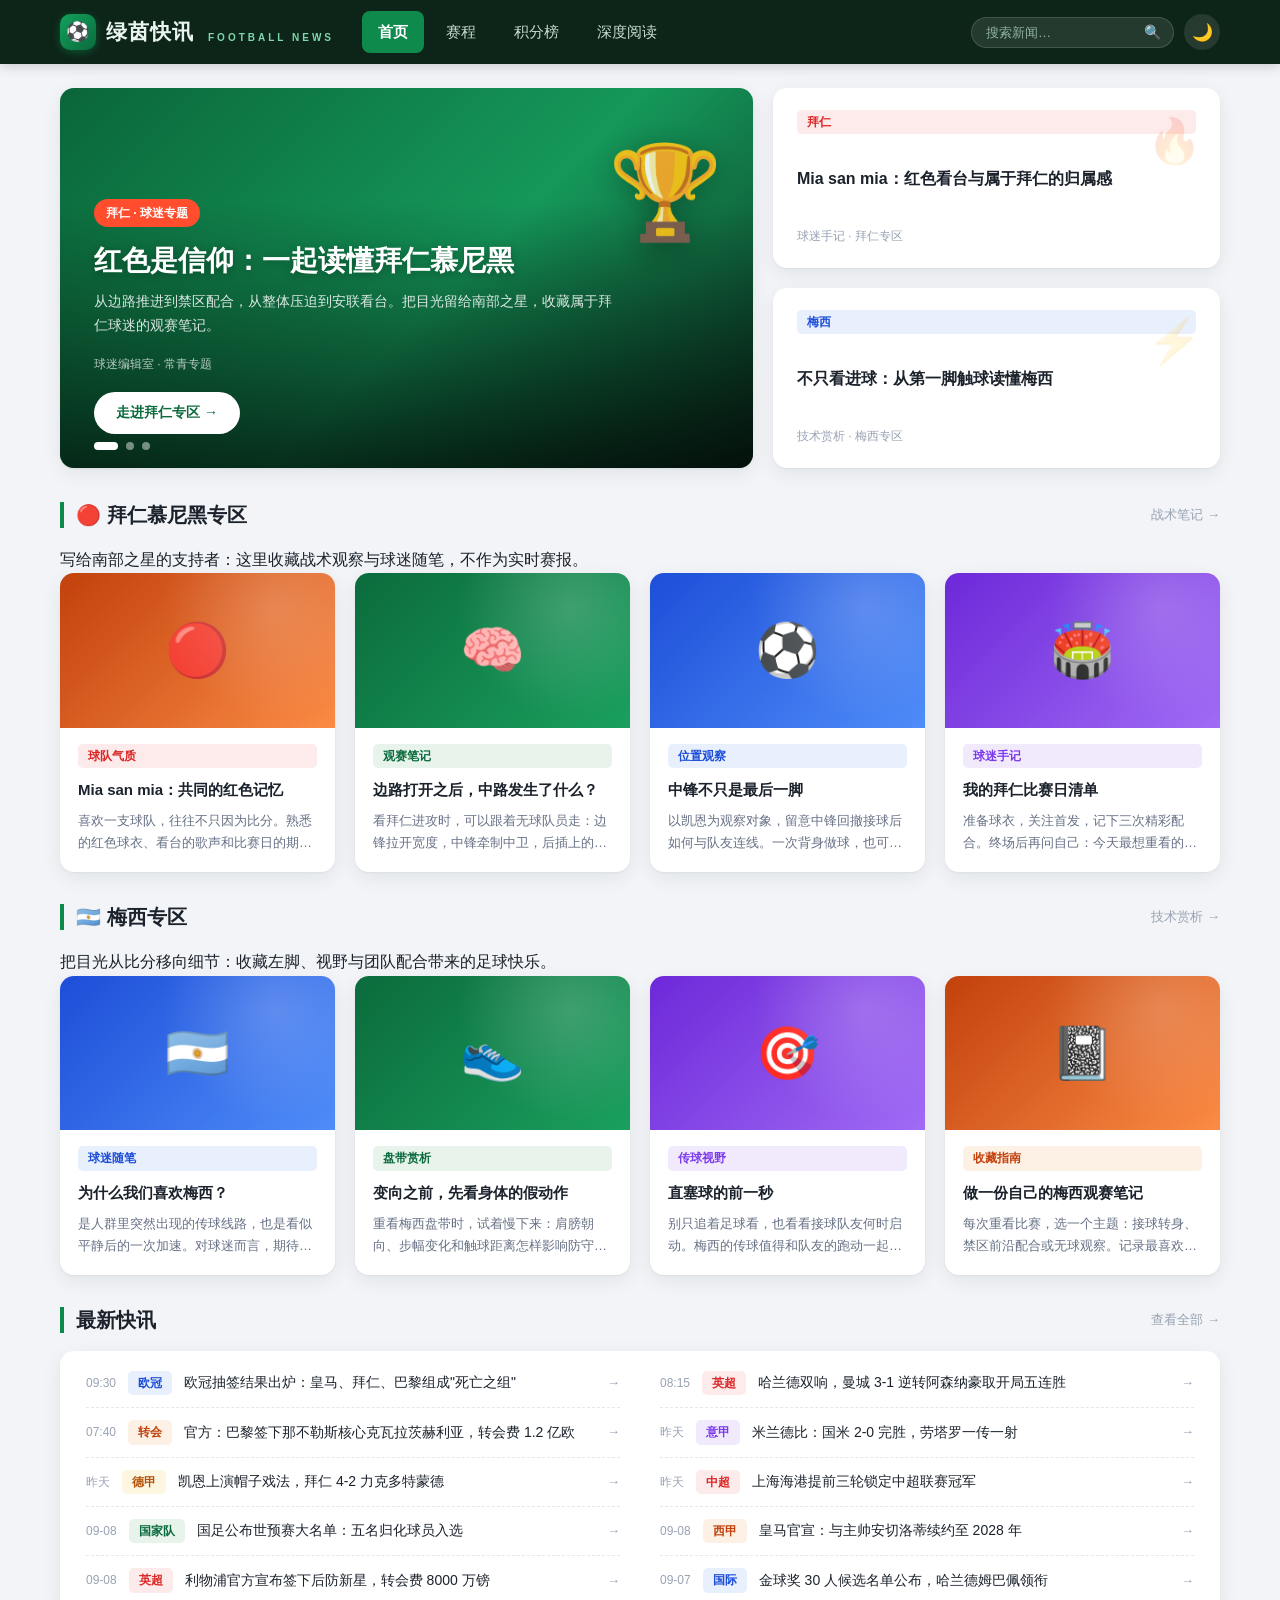
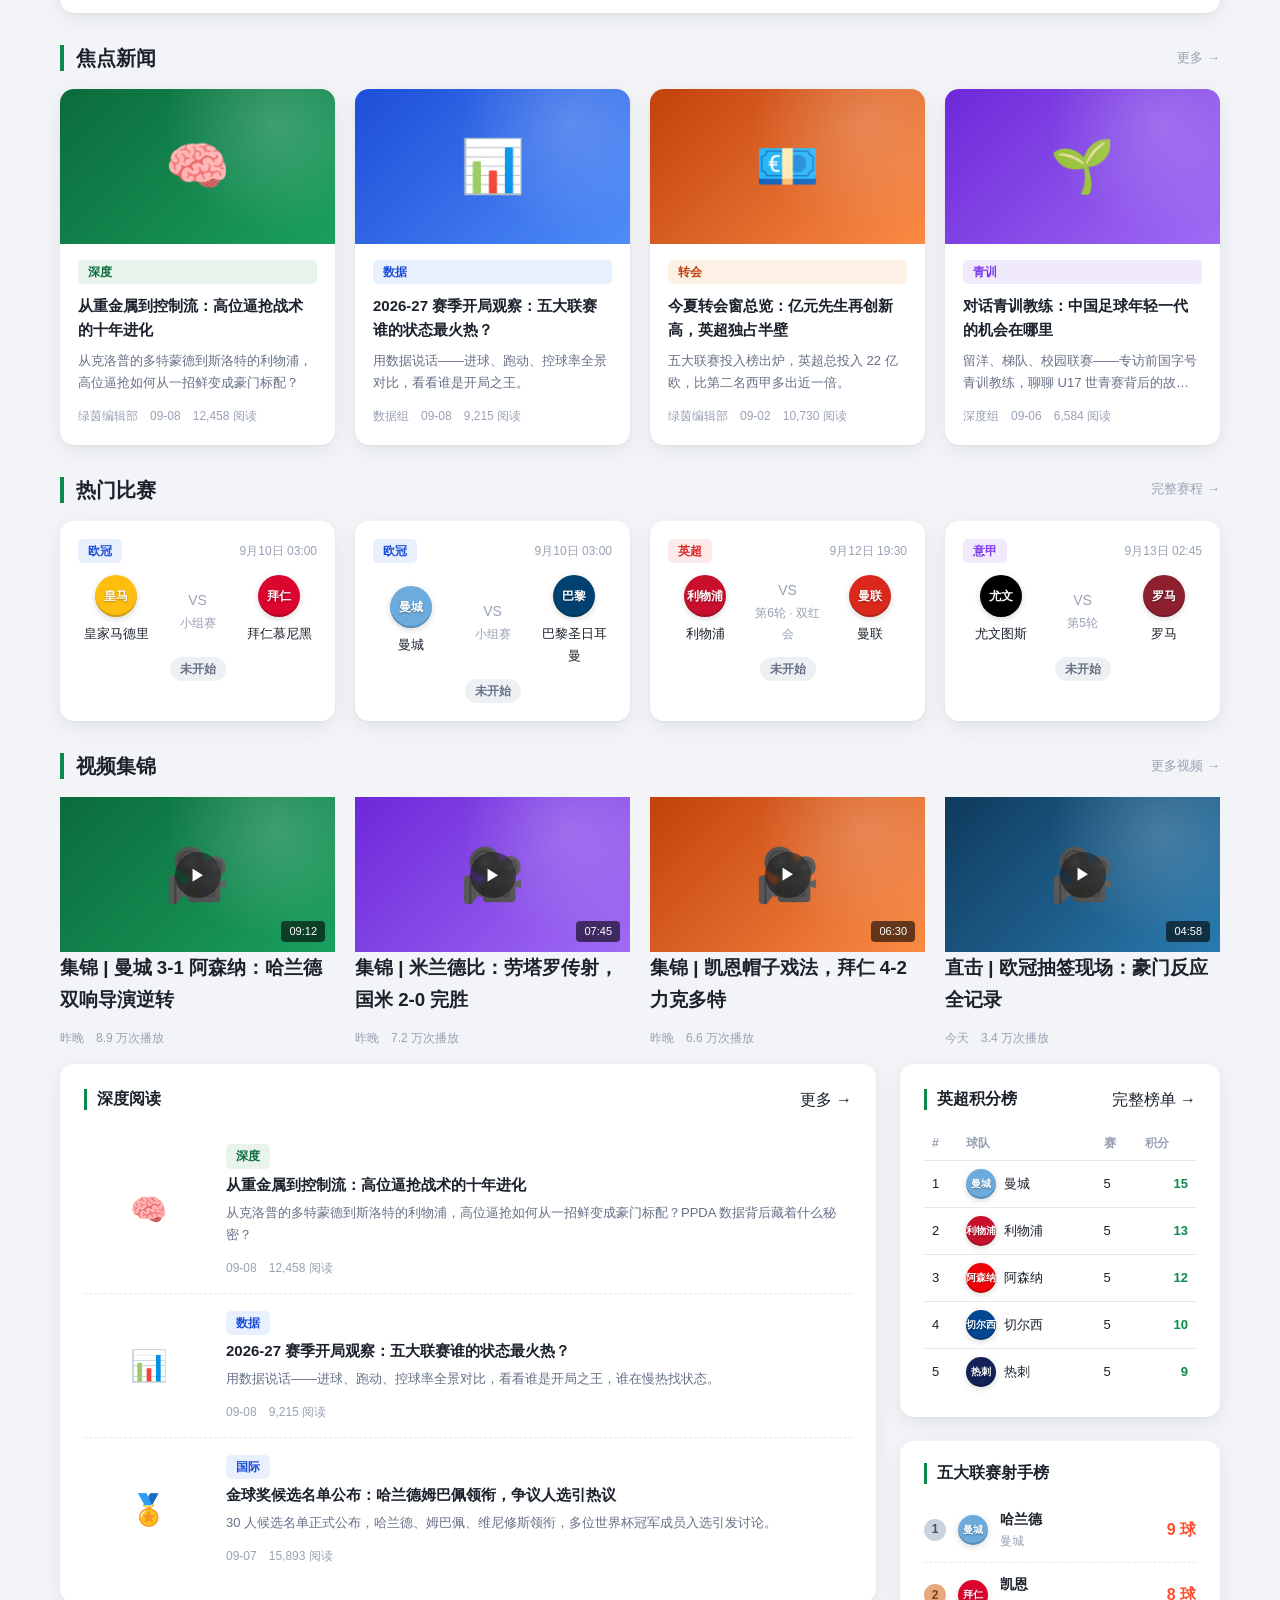
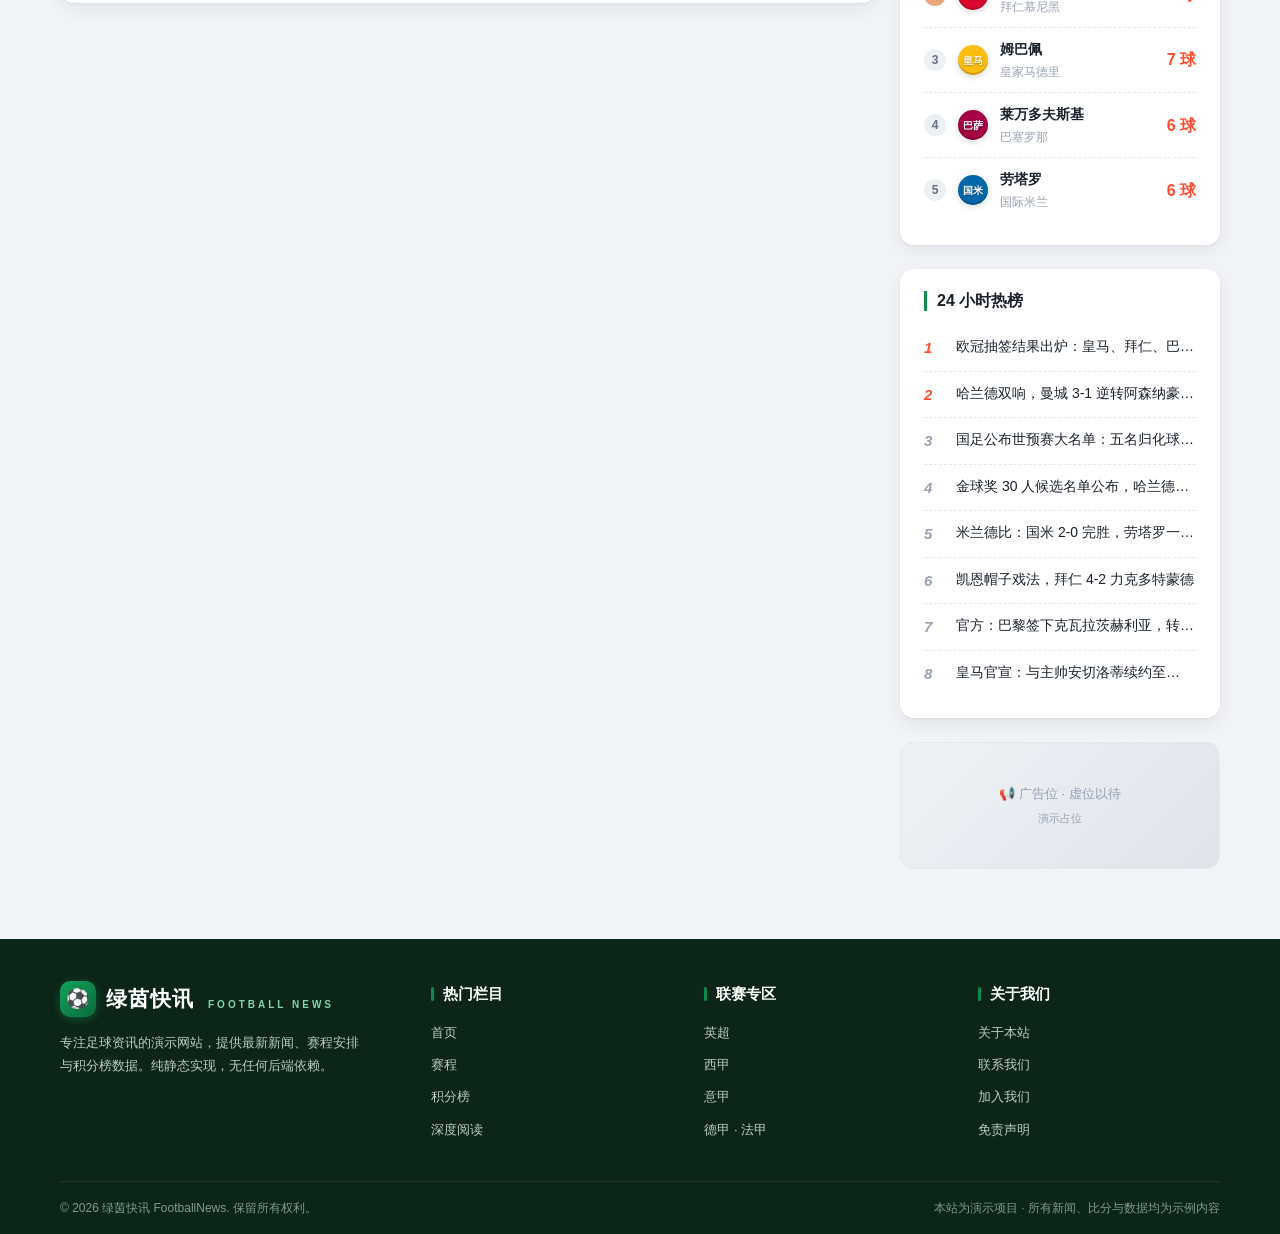
<file: index.html>
<!DOCTYPE html>
<html lang="zh-CN">
<head>
  <meta charset="UTF-8">
  <meta name="viewport" content="width=device-width, initial-scale=1.0">
  <meta name="description" content="绿茵快讯 —— 静态足球资讯演示网站：新闻、赛程、积分榜一站掌握">
  <title>绿茵快讯 - 足球资讯门户</title>
  <link rel="icon" href="data:image/svg+xml,<svg xmlns='http://www.w3.org/2000/svg' viewBox='0 0 100 100'><text y='.9em' font-size='90'>⚽</text></svg>">
  <link rel="stylesheet" href="css/style.css">
</head>
<body data-page="home">

  <!-- ===== 顶部导航 ===== -->
  <header class="site-header">
    <div class="container header-inner">
      <a class="logo" href="index.html">
        <span class="logo-badge">⚽</span>绿茵快讯<small>FOOTBALL NEWS</small>
      </a>
      <nav class="main-nav">
        <a href="index.html">首页</a>
        <a href="matches.html">赛程</a>
        <a href="standings.html">积分榜</a>
        <a href="article.html">深度阅读</a>
      </nav>
      <div class="header-tools">
        <form class="search" id="search-form">
          <input type="text" placeholder="搜索新闻…" aria-label="搜索新闻">
          <button type="submit" aria-label="搜索">🔍</button>
        </form>
        <button class="theme-toggle" id="theme-toggle" aria-label="切换深色模式">
          <span class="icon-moon">🌙</span><span class="icon-sun">☀️</span>
        </button>
      </div>
    </div>
  </header>

  <main class="container">

    <!-- ===== 焦点轮播 + 侧栏速览 ===== -->
    <section class="hero-grid">
      <div class="hero-slider" id="hero-slider">
        <div class="slide slide-1 active">
          <span class="slide-emoji">🏆</span>
          <span class="slide-tag">拜仁 · 球迷专题</span>
          <h2>红色是信仰：一起读懂拜仁慕尼黑</h2>
          <p>从边路推进到禁区配合，从整体压迫到安联看台。把目光留给南部之星，收藏属于拜仁球迷的观赛笔记。</p>
          <div class="slide-meta">球迷编辑室 · 常青专题</div>
          <a class="btn-more" href="#bayern">走进拜仁专区 →</a>
        </div>
        <div class="slide slide-2">
          <span class="slide-emoji">🇦🇷</span>
          <span class="slide-tag">梅西 · 足球之美</span>
          <h2>把复杂留给对手：梅西的左脚与视野</h2>
          <p>一次变向、一脚直塞、一个突然的加速。重看梅西的比赛，把注意力放在触球之前的观察与选择。</p>
          <div class="slide-meta">球迷编辑室 · 技术赏析</div>
          <a class="btn-more" href="#messi">走进梅西专区 →</a>
        </div>
        <div class="slide slide-3">
          <span class="slide-emoji">🇨🇳</span>
          <span class="slide-tag">国家队 · 世预赛</span>
          <h2>世预赛亚洲区：国足公布大名单，多名归化球员入选</h2>
          <p>中国男足公布 9 月世预赛 18 强赛大名单，五名归化球员悉数在列，球队将于本周启程备战与日本队的客场关键战。</p>
          <div class="slide-meta">绿茵编辑部 · 2026-09-08 10:30 · 15,236 阅读</div>
          <a class="btn-more" href="article.html">阅读全文 →</a>
        </div>
        <div class="slider-dots" id="slider-dots"></div>
      </div>

      <div class="hero-side">
        <a class="side-card" href="#bayern">
          <span class="tag tag-red">拜仁</span>
          <span class="side-emoji">🔥</span>
          <h3>Mia san mia：红色看台与属于拜仁的归属感</h3>
          <div class="side-meta">球迷手记 · 拜仁专区</div>
        </a>
        <a class="side-card" href="#messi">
          <span class="tag tag-blue">梅西</span>
          <span class="side-emoji">⚡</span>
          <h3>不只看进球：从第一脚触球读懂梅西</h3>
          <div class="side-meta">技术赏析 · 梅西专区</div>
        </a>
      </div>
    </section>

    <section class="section" id="bayern" style="scroll-margin-top: 90px;">
      <div class="section-title"><h2>🔴 拜仁慕尼黑专区</h2><a class="more" href="article.html#bayern-notes">战术笔记 →</a></div>
      <p>写给南部之星的支持者：这里收藏战术观察与球迷随笔，不作为实时赛报。</p>
      <div class="news-grid">
        <article class="news-card"><div class="thumb g-orange">🔴</div><div class="card-body"><span class="tag tag-red">球队气质</span><h3>Mia san mia：共同的红色记忆</h3><p class="excerpt">喜欢一支球队，往往不只因为比分。熟悉的红色球衣、看台的歌声和比赛日的期待，让一次次看球变成生活里的仪式。</p></div></article>
        <article class="news-card"><div class="thumb g-green">🧠</div><div class="card-body"><span class="tag tag-green">观赛笔记</span><h3>边路打开之后，中路发生了什么？</h3><p class="excerpt">看拜仁进攻时，可以跟着无球队员走：边锋拉开宽度，中锋牵制中卫，后插上的队友寻找空当。配合的精彩，常藏在传球落点之外。</p></div></article>
        <article class="news-card"><div class="thumb g-blue">⚽</div><div class="card-body"><span class="tag tag-blue">位置观察</span><h3>中锋不只是最后一脚</h3><p class="excerpt">以凯恩为观察对象，留意中锋回撤接球后如何与队友连线。一次背身做球，也可能是整段进攻真正的起点。</p></div></article>
        <article class="news-card"><div class="thumb g-purple">🏟️</div><div class="card-body"><span class="tag tag-purple">球迷手记</span><h3>我的拜仁比赛日清单</h3><p class="excerpt">准备球衣，关注首发，记下三次精彩配合。终场后再问自己：今天最想重看的是哪一段？把支持变成自己的足球日记。</p></div></article>
      </div>
    </section>

    <section class="section" id="messi" style="scroll-margin-top: 90px;">
      <div class="section-title"><h2>🇦🇷 梅西专区</h2><a class="more" href="article.html#messi-notes">技术赏析 →</a></div>
      <p>把目光从比分移向细节：收藏左脚、视野与团队配合带来的足球快乐。</p>
      <div class="news-grid">
        <article class="news-card"><div class="thumb g-blue">🇦🇷</div><div class="card-body"><span class="tag tag-blue">球迷随笔</span><h3>为什么我们喜欢梅西？</h3><p class="excerpt">是人群里突然出现的传球线路，也是看似平静后的一次加速。对球迷而言，期待下一次触球，本身就是看比赛的理由。</p></div></article>
        <article class="news-card"><div class="thumb g-green">👟</div><div class="card-body"><span class="tag tag-green">盘带赏析</span><h3>变向之前，先看身体的假动作</h3><p class="excerpt">重看梅西盘带时，试着慢下来：肩膀朝向、步幅变化和触球距离怎样影响防守者？过人的趣味，在于连续选择而非某一个动作。</p></div></article>
        <article class="news-card"><div class="thumb g-purple">🎯</div><div class="card-body"><span class="tag tag-purple">传球视野</span><h3>直塞球的前一秒</h3><p class="excerpt">别只追着足球看，也看看接球队友何时启动。梅西的传球值得和队友的跑动一起欣赏：传球者与跑动者共同完成机会。</p></div></article>
        <article class="news-card"><div class="thumb g-orange">📓</div><div class="card-body"><span class="tag tag-orange">收藏指南</span><h3>做一份自己的梅西观赛笔记</h3><p class="excerpt">每次重看比赛，选一个主题：接球转身、禁区前沿配合或无球观察。记录最喜欢的片段和原因，慢慢整理属于自己的十号记忆。</p></div></article>
      </div>
    </section>

    <!-- ===== 最新快讯 ===== -->
    <section class="section">
      <div class="section-title">
        <h2>最新快讯</h2>
        <a class="more" href="article.html">查看全部 →</a>
      </div>
      <div class="ticker">
        <a class="ticker-item" href="article.html">
          <span class="ticker-time">09:30</span>
          <span class="tag tag-blue">欧冠</span>
          <span class="ticker-title">欧冠抽签结果出炉：皇马、拜仁、巴黎组成"死亡之组"</span>
          <span class="ticker-arrow">→</span>
        </a>
        <a class="ticker-item" href="article.html">
          <span class="ticker-time">08:15</span>
          <span class="tag tag-red">英超</span>
          <span class="ticker-title">哈兰德双响，曼城 3-1 逆转阿森纳豪取开局五连胜</span>
          <span class="ticker-arrow">→</span>
        </a>
        <a class="ticker-item" href="article.html">
          <span class="ticker-time">07:40</span>
          <span class="tag tag-orange">转会</span>
          <span class="ticker-title">官方：巴黎签下那不勒斯核心克瓦拉茨赫利亚，转会费 1.2 亿欧</span>
          <span class="ticker-arrow">→</span>
        </a>
        <a class="ticker-item" href="article.html">
          <span class="ticker-time">昨天</span>
          <span class="tag tag-purple">意甲</span>
          <span class="ticker-title">米兰德比：国米 2-0 完胜，劳塔罗一传一射</span>
          <span class="ticker-arrow">→</span>
        </a>
        <a class="ticker-item" href="article.html">
          <span class="ticker-time">昨天</span>
          <span class="tag tag-yellow">德甲</span>
          <span class="ticker-title">凯恩上演帽子戏法，拜仁 4-2 力克多特蒙德</span>
          <span class="ticker-arrow">→</span>
        </a>
        <a class="ticker-item" href="article.html">
          <span class="ticker-time">昨天</span>
          <span class="tag tag-red">中超</span>
          <span class="ticker-title">上海海港提前三轮锁定中超联赛冠军</span>
          <span class="ticker-arrow">→</span>
        </a>
        <a class="ticker-item" href="article.html">
          <span class="ticker-time">09-08</span>
          <span class="tag tag-green">国家队</span>
          <span class="ticker-title">国足公布世预赛大名单：五名归化球员入选</span>
          <span class="ticker-arrow">→</span>
        </a>
        <a class="ticker-item" href="article.html">
          <span class="ticker-time">09-08</span>
          <span class="tag tag-orange">西甲</span>
          <span class="ticker-title">皇马官宣：与主帅安切洛蒂续约至 2028 年</span>
          <span class="ticker-arrow">→</span>
        </a>
        <a class="ticker-item" href="article.html">
          <span class="ticker-time">09-08</span>
          <span class="tag tag-red">英超</span>
          <span class="ticker-title">利物浦官方宣布签下后防新星，转会费 8000 万镑</span>
          <span class="ticker-arrow">→</span>
        </a>
        <a class="ticker-item" href="article.html">
          <span class="ticker-time">09-07</span>
          <span class="tag tag-blue">国际</span>
          <span class="ticker-title">金球奖 30 人候选名单公布，哈兰德姆巴佩领衔</span>
          <span class="ticker-arrow">→</span>
        </a>
      </div>
    </section>

    <!-- ===== 焦点新闻 ===== -->
    <section class="section">
      <div class="section-title">
        <h2>焦点新闻</h2>
        <a class="more" href="article.html">更多 →</a>
      </div>
      <div class="news-grid">
        <a class="news-card" href="article.html">
          <div class="thumb g-green">🧠</div>
          <div class="card-body">
            <span class="tag tag-green">深度</span>
            <h3>从重金属到控制流：高位逼抢战术的十年进化</h3>
            <p class="excerpt">从克洛普的多特蒙德到斯洛特的利物浦，高位逼抢如何从一招鲜变成豪门标配？</p>
            <div class="card-meta"><span>绿茵编辑部</span><span>09-08</span><span>12,458 阅读</span></div>
          </div>
        </a>
        <a class="news-card" href="article.html">
          <div class="thumb g-blue">📊</div>
          <div class="card-body">
            <span class="tag tag-blue">数据</span>
            <h3>2026-27 赛季开局观察：五大联赛谁的状态最火热？</h3>
            <p class="excerpt">用数据说话——进球、跑动、控球率全景对比，看看谁是开局之王。</p>
            <div class="card-meta"><span>数据组</span><span>09-08</span><span>9,215 阅读</span></div>
          </div>
        </a>
        <a class="news-card" href="article.html">
          <div class="thumb g-orange">💶</div>
          <div class="card-body">
            <span class="tag tag-orange">转会</span>
            <h3>今夏转会窗总览：亿元先生再创新高，英超独占半壁</h3>
            <p class="excerpt">五大联赛投入榜出炉，英超总投入 22 亿欧，比第二名西甲多出近一倍。</p>
            <div class="card-meta"><span>绿茵编辑部</span><span>09-02</span><span>10,730 阅读</span></div>
          </div>
        </a>
        <a class="news-card" href="article.html">
          <div class="thumb g-purple">🌱</div>
          <div class="card-body">
            <span class="tag tag-purple">青训</span>
            <h3>对话青训教练：中国足球年轻一代的机会在哪里</h3>
            <p class="excerpt">留洋、梯队、校园联赛——专访前国字号青训教练，聊聊 U17 世青赛背后的故事。</p>
            <div class="card-meta"><span>深度组</span><span>09-06</span><span>6,584 阅读</span></div>
          </div>
        </a>
      </div>
    </section>

    <!-- ===== 热门比赛 ===== -->
    <section class="section">
      <div class="section-title">
        <h2>热门比赛</h2>
        <a class="more" href="matches.html">完整赛程 →</a>
      </div>
      <div class="match-strip">
        <div class="match-card">
          <div class="match-top"><span class="tag tag-blue">欧冠</span><span>9月10日 03:00</span></div>
          <div class="match-teams">
            <div class="match-team">
              <span class="badge" style="background:#febe10" title="皇家马德里">皇马</span>
              皇家马德里
            </div>
            <div class="match-center"><span class="vs">VS</span><div class="time">小组赛</div></div>
            <div class="match-team">
              <span class="badge" style="background:#dc052d" title="拜仁慕尼黑">拜仁</span>
              拜仁慕尼黑
            </div>
          </div>
          <div class="match-status"><span class="status-chip">未开始</span></div>
        </div>
        <div class="match-card">
          <div class="match-top"><span class="tag tag-blue">欧冠</span><span>9月10日 03:00</span></div>
          <div class="match-teams">
            <div class="match-team">
              <span class="badge" style="background:#6cabdd" title="曼城">曼城</span>
              曼城
            </div>
            <div class="match-center"><span class="vs">VS</span><div class="time">小组赛</div></div>
            <div class="match-team">
              <span class="badge" style="background:#004170" title="巴黎圣日耳曼">巴黎</span>
              巴黎圣日耳曼
            </div>
          </div>
          <div class="match-status"><span class="status-chip">未开始</span></div>
        </div>
        <div class="match-card">
          <div class="match-top"><span class="tag tag-red">英超</span><span>9月12日 19:30</span></div>
          <div class="match-teams">
            <div class="match-team">
              <span class="badge" style="background:#c8102e" title="利物浦">利物浦</span>
              利物浦
            </div>
            <div class="match-center"><span class="vs">VS</span><div class="time">第6轮 · 双红会</div></div>
            <div class="match-team">
              <span class="badge" style="background:#da291c" title="曼联">曼联</span>
              曼联
            </div>
          </div>
          <div class="match-status"><span class="status-chip">未开始</span></div>
        </div>
        <div class="match-card">
          <div class="match-top"><span class="tag tag-purple">意甲</span><span>9月13日 02:45</span></div>
          <div class="match-teams">
            <div class="match-team">
              <span class="badge" style="background:#000000" title="尤文图斯">尤文</span>
              尤文图斯
            </div>
            <div class="match-center"><span class="vs">VS</span><div class="time">第5轮</div></div>
            <div class="match-team">
              <span class="badge" style="background:#8e1f2f" title="罗马">罗马</span>
              罗马
            </div>
          </div>
          <div class="match-status"><span class="status-chip">未开始</span></div>
        </div>
      </div>
    </section>

    <!-- ===== 视频集锦 ===== -->
    <section class="section">
      <div class="section-title">
        <h2>视频集锦</h2>
        <a class="more" href="article.html">更多视频 →</a>
      </div>
      <div class="video-grid">
        <div class="video-card" data-video>
          <div class="thumb g-green video-thumb">🎥<span class="play">▶</span><span class="duration">09:12</span></div>
          <div class="card-body">
            <h3>集锦 | 曼城 3-1 阿森纳：哈兰德双响导演逆转</h3>
            <div class="card-meta"><span>昨晚</span><span>8.9 万次播放</span></div>
          </div>
        </div>
        <div class="video-card" data-video>
          <div class="thumb g-purple video-thumb">🎥<span class="play">▶</span><span class="duration">07:45</span></div>
          <div class="card-body">
            <h3>集锦 | 米兰德比：劳塔罗传射，国米 2-0 完胜</h3>
            <div class="card-meta"><span>昨晚</span><span>7.2 万次播放</span></div>
          </div>
        </div>
        <div class="video-card" data-video>
          <div class="thumb g-orange video-thumb">🎥<span class="play">▶</span><span class="duration">06:30</span></div>
          <div class="card-body">
            <h3>集锦 | 凯恩帽子戏法，拜仁 4-2 力克多特</h3>
            <div class="card-meta"><span>昨晚</span><span>6.6 万次播放</span></div>
          </div>
        </div>
        <div class="video-card" data-video>
          <div class="thumb g-navy video-thumb">🎥<span class="play">▶</span><span class="duration">04:58</span></div>
          <div class="card-body">
            <h3>直击 | 欧冠抽签现场：豪门反应全记录</h3>
            <div class="card-meta"><span>今天</span><span>3.4 万次播放</span></div>
          </div>
        </div>
      </div>
    </section>

    <!-- ===== 深度阅读 + 侧栏 ===== -->
    <div class="two-col">
      <div class="main-col">
        <div class="list-card">
          <div class="list-head"><h3>深度阅读</h3><a class="more" href="article.html">更多 →</a></div>
          <a class="deep-item" href="article.html">
            <div class="deep-thumb g-green">🧠</div>
            <div>
              <span class="tag tag-green">深度</span>
              <h4>从重金属到控制流：高位逼抢战术的十年进化</h4>
              <p>从克洛普的多特蒙德到斯洛特的利物浦，高位逼抢如何从一招鲜变成豪门标配？PPDA 数据背后藏着什么秘密？</p>
              <div class="card-meta"><span>09-08</span><span>12,458 阅读</span></div>
            </div>
          </a>
          <a class="deep-item" href="article.html">
            <div class="deep-thumb g-blue">📊</div>
            <div>
              <span class="tag tag-blue">数据</span>
              <h4>2026-27 赛季开局观察：五大联赛谁的状态最火热？</h4>
              <p>用数据说话——进球、跑动、控球率全景对比，看看谁是开局之王，谁在慢热找状态。</p>
              <div class="card-meta"><span>09-08</span><span>9,215 阅读</span></div>
            </div>
          </a>
          <a class="deep-item" href="article.html">
            <div class="deep-thumb g-navy">🏅</div>
            <div>
              <span class="tag tag-blue">国际</span>
              <h4>金球奖候选名单公布：哈兰德姆巴佩领衔，争议人选引热议</h4>
              <p>30 人候选名单正式公布，哈兰德、姆巴佩、维尼修斯领衔，多位世界杯冠军成员入选引发讨论。</p>
              <div class="card-meta"><span>09-07</span><span>15,893 阅读</span></div>
            </div>
          </a>
        </div>
      </div>

      <div class="side-col">
        <!-- 积分榜快照 -->
        <div class="list-card">
          <div class="list-head"><h3>英超积分榜</h3><a class="more" href="standings.html">完整榜单 →</a></div>
          <table class="mini-table">
            <thead>
              <tr><th>#</th><th>球队</th><th>赛</th><th>积分</th></tr>
            </thead>
            <tbody>
              <tr><td>1</td><td class="team-cell"><span class="badge sm" style="background:#6cabdd">曼城</span>曼城</td><td>5</td><td class="pts">15</td></tr>
              <tr><td>2</td><td class="team-cell"><span class="badge sm" style="background:#c8102e">利物浦</span>利物浦</td><td>5</td><td class="pts">13</td></tr>
              <tr><td>3</td><td class="team-cell"><span class="badge sm" style="background:#ef0107">阿森纳</span>阿森纳</td><td>5</td><td class="pts">12</td></tr>
              <tr><td>4</td><td class="team-cell"><span class="badge sm" style="background:#034694">切尔西</span>切尔西</td><td>5</td><td class="pts">10</td></tr>
              <tr><td>5</td><td class="team-cell"><span class="badge sm" style="background:#132257">热刺</span>热刺</td><td>5</td><td class="pts">9</td></tr>
            </tbody>
          </table>
        </div>

        <!-- 射手榜 -->
        <div class="list-card">
          <div class="list-head"><h3>五大联赛射手榜</h3></div>
          <div class="scorer-item">
            <span class="scorer-rank">1</span>
            <span class="badge sm" style="background:#6cabdd">曼城</span>
            <div class="scorer-info"><div class="scorer-name">哈兰德</div><div class="scorer-team">曼城</div></div>
            <span class="scorer-goals">9 球</span>
          </div>
          <div class="scorer-item">
            <span class="scorer-rank">2</span>
            <span class="badge sm" style="background:#dc052d">拜仁</span>
            <div class="scorer-info"><div class="scorer-name">凯恩</div><div class="scorer-team">拜仁慕尼黑</div></div>
            <span class="scorer-goals">8 球</span>
          </div>
          <div class="scorer-item">
            <span class="scorer-rank">3</span>
            <span class="badge sm" style="background:#febe10">皇马</span>
            <div class="scorer-info"><div class="scorer-name">姆巴佩</div><div class="scorer-team">皇家马德里</div></div>
            <span class="scorer-goals">7 球</span>
          </div>
          <div class="scorer-item">
            <span class="scorer-rank">4</span>
            <span class="badge sm" style="background:#a50044">巴萨</span>
            <div class="scorer-info"><div class="scorer-name">莱万多夫斯基</div><div class="scorer-team">巴塞罗那</div></div>
            <span class="scorer-goals">6 球</span>
          </div>
          <div class="scorer-item">
            <span class="scorer-rank">5</span>
            <span class="badge sm" style="background:#0068a8">国米</span>
            <div class="scorer-info"><div class="scorer-name">劳塔罗</div><div class="scorer-team">国际米兰</div></div>
            <span class="scorer-goals">6 球</span>
          </div>
        </div>

        <!-- 热门排行 -->
        <div class="list-card">
          <div class="list-head"><h3>24 小时热榜</h3></div>
          <div class="rank-item"><span class="rank-num">1</span><a href="article.html">欧冠抽签结果出炉：皇马、拜仁、巴黎组成"死亡之组"</a></div>
          <div class="rank-item"><span class="rank-num">2</span><a href="article.html">哈兰德双响，曼城 3-1 逆转阿森纳豪取五连胜</a></div>
          <div class="rank-item"><span class="rank-num">3</span><a href="article.html">国足公布世预赛大名单：五名归化球员入选</a></div>
          <div class="rank-item"><span class="rank-num">4</span><a href="article.html">金球奖 30 人候选名单公布，哈兰德姆巴佩领衔</a></div>
          <div class="rank-item"><span class="rank-num">5</span><a href="article.html">米兰德比：国米 2-0 完胜，劳塔罗一传一射</a></div>
          <div class="rank-item"><span class="rank-num">6</span><a href="article.html">凯恩帽子戏法，拜仁 4-2 力克多特蒙德</a></div>
          <div class="rank-item"><span class="rank-num">7</span><a href="article.html">官方：巴黎签下克瓦拉茨赫利亚，转会费 1.2 亿欧</a></div>
          <div class="rank-item"><span class="rank-num">8</span><a href="article.html">皇马官宣：与主帅安切洛蒂续约至 2028 年</a></div>
        </div>

        <div class="ad-placeholder">📢 广告位 · 虚位以待<br><small>演示占位</small></div>
      </div>
    </div>
  </main>

  <!-- ===== 页脚 ===== -->
  <footer class="site-footer">
    <div class="container">
      <div class="footer-top">
        <div class="footer-brand">
          <a class="logo" href="index.html"><span class="logo-badge">⚽</span>绿茵快讯<small>FOOTBALL NEWS</small></a>
          <p>专注足球资讯的演示网站，提供最新新闻、赛程安排与积分榜数据。纯静态实现，无任何后端依赖。</p>
        </div>
        <div>
          <h4>热门栏目</h4>
          <ul>
            <li><a href="index.html">首页</a></li>
            <li><a href="matches.html">赛程</a></li>
            <li><a href="standings.html">积分榜</a></li>
            <li><a href="article.html">深度阅读</a></li>
          </ul>
        </div>
        <div>
          <h4>联赛专区</h4>
          <ul>
            <li><a href="standings.html">英超</a></li>
            <li><a href="standings.html">西甲</a></li>
            <li><a href="standings.html">意甲</a></li>
            <li><a href="standings.html">德甲 · 法甲</a></li>
          </ul>
        </div>
        <div>
          <h4>关于我们</h4>
          <ul>
            <li><a href="#">关于本站</a></li>
            <li><a href="#">联系我们</a></li>
            <li><a href="#">加入我们</a></li>
            <li><a href="#">免责声明</a></li>
          </ul>
        </div>
      </div>
      <div class="footer-bottom">
        <span>© 2026 绿茵快讯 FootballNews. 保留所有权利。</span>
        <span>本站为演示项目 · 所有新闻、比分与数据均为示例内容</span>
      </div>
    </div>
  </footer>

  <button class="back-top" id="back-top" aria-label="返回顶部">↑</button>
  <div class="toast" id="toast"></div>

  <script src="js/main.js"></script>
</body>
</html>
</file>
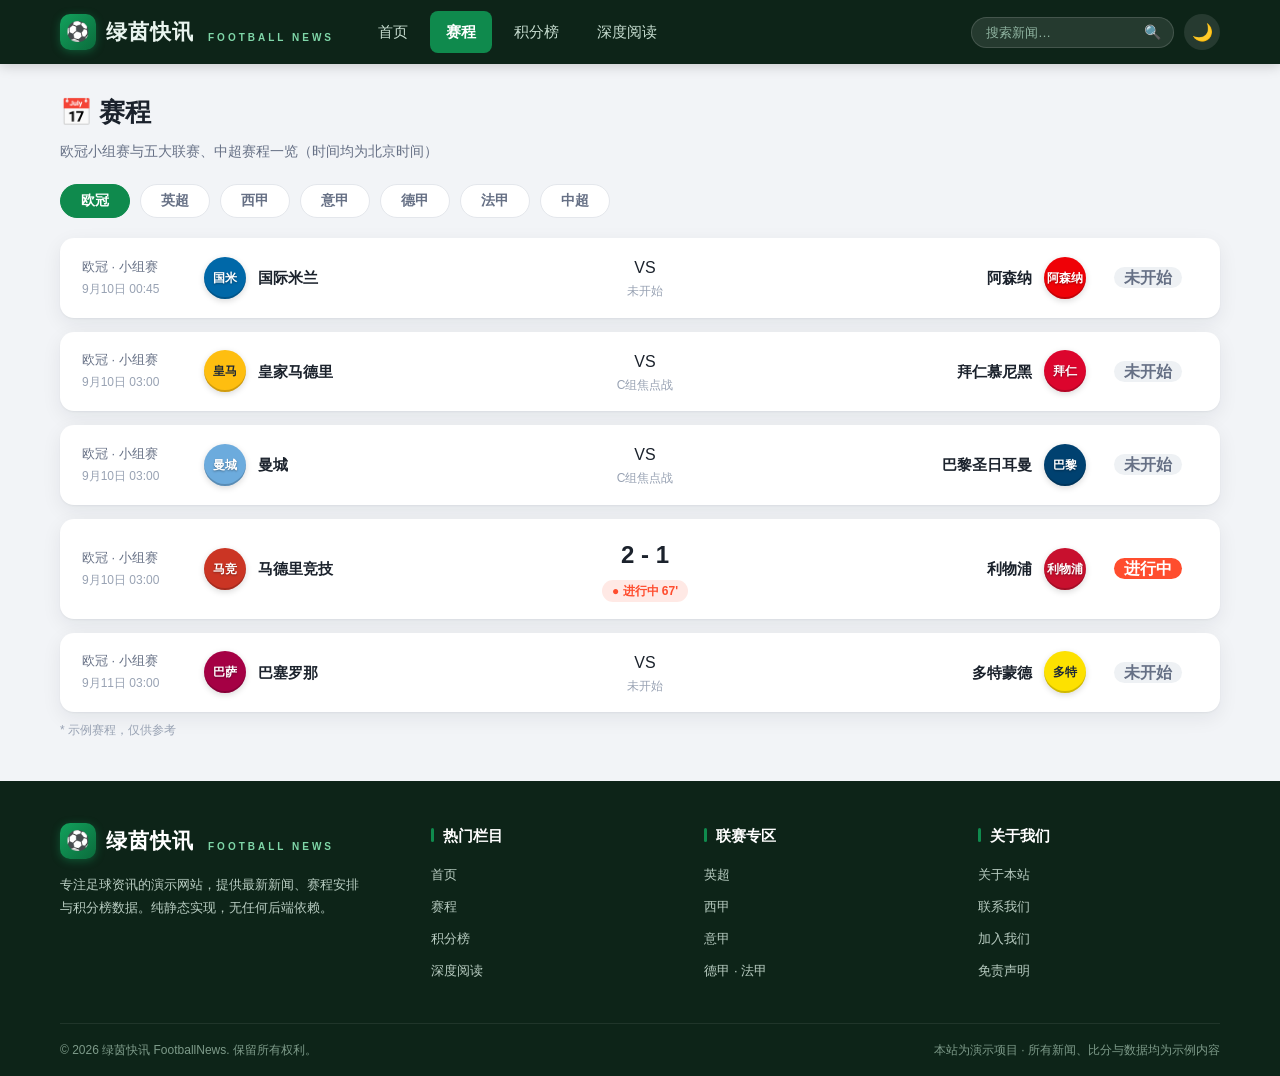
<file: matches.html>
<!DOCTYPE html>
<html lang="zh-CN">
<head>
  <meta charset="UTF-8">
  <meta name="viewport" content="width=device-width, initial-scale=1.0">
  <meta name="description" content="绿茵快讯赛程页：欧冠、五大联赛与中超赛程一览">
  <title>赛程 - 绿茵快讯</title>
  <link rel="icon" href="data:image/svg+xml,<svg xmlns='http://www.w3.org/2000/svg' viewBox='0 0 100 100'><text y='.9em' font-size='90'>⚽</text></svg>">
  <link rel="stylesheet" href="css/style.css">
</head>
<body data-page="matches">

  <!-- ===== 顶部导航 ===== -->
  <header class="site-header">
    <div class="container header-inner">
      <a class="logo" href="index.html">
        <span class="logo-badge">⚽</span>绿茵快讯<small>FOOTBALL NEWS</small>
      </a>
      <nav class="main-nav">
        <a href="index.html">首页</a>
        <a href="matches.html">赛程</a>
        <a href="standings.html">积分榜</a>
        <a href="article.html">深度阅读</a>
      </nav>
      <div class="header-tools">
        <form class="search" id="search-form">
          <input type="text" placeholder="搜索新闻…" aria-label="搜索新闻">
          <button type="submit" aria-label="搜索">🔍</button>
        </form>
        <button class="theme-toggle" id="theme-toggle" aria-label="切换深色模式">
          <span class="icon-moon">🌙</span><span class="icon-sun">☀️</span>
        </button>
      </div>
    </div>
  </header>

  <main class="container">
    <div class="page-head">
      <h1>📅 赛程</h1>
      <p class="sub">欧冠小组赛与五大联赛、中超赛程一览（时间均为北京时间）</p>
    </div>

    <!-- 联赛切换 Tab -->
    <div class="tabs" data-tabs>
      <button class="active" data-tab="ucl">欧冠</button>
      <button data-tab="epl">英超</button>
      <button data-tab="laliga">西甲</button>
      <button data-tab="seriea">意甲</button>
      <button data-tab="bundes">德甲</button>
      <button data-tab="ligue1">法甲</button>
      <button data-tab="csl">中超</button>
    </div>

    <!-- 欧冠 -->
    <div class="tab-panel active" data-panel="ucl">
      <div class="match-list">
        <div class="match-row">
          <div class="m-league">欧冠 · 小组赛<br><span class="m-time">9月10日 00:45</span></div>
          <div class="m-home"><span class="badge" style="background:#0068a8">国米</span>国际米兰</div>
          <div class="m-score-box"><span class="vs">VS</span><div class="m-time">未开始</div></div>
          <div class="m-away">阿森纳<span class="badge" style="background:#ef0107">阿森纳</span></div>
          <div class="m-status"><span class="status-chip">未开始</span></div>
        </div>
        <div class="match-row">
          <div class="m-league">欧冠 · 小组赛<br><span class="m-time">9月10日 03:00</span></div>
          <div class="m-home"><span class="badge light-text" style="background:#febe10">皇马</span>皇家马德里</div>
          <div class="m-score-box"><span class="vs">VS</span><div class="m-time">C组焦点战</div></div>
          <div class="m-away">拜仁慕尼黑<span class="badge" style="background:#dc052d">拜仁</span></div>
          <div class="m-status"><span class="status-chip">未开始</span></div>
        </div>
        <div class="match-row">
          <div class="m-league">欧冠 · 小组赛<br><span class="m-time">9月10日 03:00</span></div>
          <div class="m-home"><span class="badge" style="background:#6cabdd">曼城</span>曼城</div>
          <div class="m-score-box"><span class="vs">VS</span><div class="m-time">C组焦点战</div></div>
          <div class="m-away">巴黎圣日耳曼<span class="badge" style="background:#004170">巴黎</span></div>
          <div class="m-status"><span class="status-chip">未开始</span></div>
        </div>
        <div class="match-row">
          <div class="m-league">欧冠 · 小组赛<br><span class="m-time">9月10日 03:00</span></div>
          <div class="m-home"><span class="badge" style="background:#cb3524">马竞</span>马德里竞技</div>
          <div class="m-score-box">
            <span class="m-score">2 - 1</span>
            <div><span class="m-live-mark">● 进行中 67'</span></div>
          </div>
          <div class="m-away">利物浦<span class="badge" style="background:#c8102e">利物浦</span></div>
          <div class="m-status"><span class="status-chip status-live">进行中</span></div>
        </div>
        <div class="match-row">
          <div class="m-league">欧冠 · 小组赛<br><span class="m-time">9月11日 03:00</span></div>
          <div class="m-home"><span class="badge" style="background:#a50044">巴萨</span>巴塞罗那</div>
          <div class="m-score-box"><span class="vs">VS</span><div class="m-time">未开始</div></div>
          <div class="m-away">多特蒙德<span class="badge light-text" style="background:#fde100">多特</span></div>
          <div class="m-status"><span class="status-chip">未开始</span></div>
        </div>
      </div>
      <p class="panel-note">* 示例赛程，仅供参考</p>
    </div>

    <!-- 英超 -->
    <div class="tab-panel" data-panel="epl">
      <div class="match-list">
        <div class="match-row">
          <div class="m-league">英超 · 第6轮<br><span class="m-time">9月12日 19:30</span></div>
          <div class="m-home"><span class="badge" style="background:#c8102e">利物浦</span>利物浦</div>
          <div class="m-score-box"><span class="vs">VS</span><div class="m-time">双红会</div></div>
          <div class="m-away">曼联<span class="badge" style="background:#da291c">曼联</span></div>
          <div class="m-status"><span class="status-chip">未开始</span></div>
        </div>
        <div class="match-row">
          <div class="m-league">英超 · 第6轮<br><span class="m-time">9月13日 00:30</span></div>
          <div class="m-home"><span class="badge" style="background:#ef0107">阿森纳</span>阿森纳</div>
          <div class="m-score-box"><span class="vs">VS</span><div class="m-time">伦敦德比</div></div>
          <div class="m-away">切尔西<span class="badge" style="background:#034694">切尔西</span></div>
          <div class="m-status"><span class="status-chip">未开始</span></div>
        </div>
        <div class="match-row">
          <div class="m-league">英超 · 第6轮<br><span class="m-time">9月13日 22:00</span></div>
          <div class="m-home"><span class="badge" style="background:#6cabdd">曼城</span>曼城</div>
          <div class="m-score-box"><span class="vs">VS</span><div class="m-time">未开始</div></div>
          <div class="m-away">纽卡斯尔<span class="badge" style="background:#241f20">纽卡</span></div>
          <div class="m-status"><span class="status-chip">未开始</span></div>
        </div>
        <div class="match-row">
          <div class="m-league">英超 · 第6轮<br><span class="m-time">9月14日 03:00</span></div>
          <div class="m-home"><span class="badge" style="background:#132257">热刺</span>热刺</div>
          <div class="m-score-box"><span class="vs">VS</span><div class="m-time">未开始</div></div>
          <div class="m-away">阿斯顿维拉<span class="badge" style="background:#670e36">维拉</span></div>
          <div class="m-status"><span class="status-chip">未开始</span></div>
        </div>
      </div>
      <p class="panel-note">* 示例赛程，仅供参考</p>
    </div>

    <!-- 西甲 -->
    <div class="tab-panel" data-panel="laliga">
      <div class="match-list">
        <div class="match-row">
          <div class="m-league">西甲 · 第6轮<br><span class="m-time">9月13日 03:00</span></div>
          <div class="m-home"><span class="badge light-text" style="background:#febe10">皇马</span>皇家马德里</div>
          <div class="m-score-box"><span class="vs">VS</span><div class="m-time">未开始</div></div>
          <div class="m-away">皇家社会<span class="badge" style="background:#0067b1">皇社</span></div>
          <div class="m-status"><span class="status-chip">未开始</span></div>
        </div>
        <div class="match-row">
          <div class="m-league">西甲 · 第6轮<br><span class="m-time">9月14日 00:30</span></div>
          <div class="m-home"><span class="badge" style="background:#a50044">巴萨</span>巴塞罗那</div>
          <div class="m-score-box"><span class="vs">VS</span><div class="m-time">未开始</div></div>
          <div class="m-away">塞维利亚<span class="badge" style="background:#f43333">塞维</span></div>
          <div class="m-status"><span class="status-chip">未开始</span></div>
        </div>
        <div class="match-row">
          <div class="m-league">西甲 · 第6轮<br><span class="m-time">9月15日 03:00</span></div>
          <div class="m-home"><span class="badge" style="background:#cb3524">马竞</span>马德里竞技</div>
          <div class="m-score-box"><span class="vs">VS</span><div class="m-time">未开始</div></div>
          <div class="m-away">比利亚雷亚尔<span class="badge light-text" style="background:#ffe667">潜艇</span></div>
          <div class="m-status"><span class="status-chip">未开始</span></div>
        </div>
      </div>
      <p class="panel-note">* 示例赛程，仅供参考</p>
    </div>

    <!-- 意甲 -->
    <div class="tab-panel" data-panel="seriea">
      <div class="match-list">
        <div class="match-row">
          <div class="m-league">意甲 · 第5轮<br><span class="m-time">9月13日 02:45</span></div>
          <div class="m-home"><span class="badge" style="background:#000000">尤文</span>尤文图斯</div>
          <div class="m-score-box"><span class="vs">VS</span><div class="m-time">未开始</div></div>
          <div class="m-away">罗马<span class="badge" style="background:#8e1f2f">罗马</span></div>
          <div class="m-status"><span class="status-chip">未开始</span></div>
        </div>
        <div class="match-row">
          <div class="m-league">意甲 · 第5轮<br><span class="m-time">9月14日 02:45</span></div>
          <div class="m-home"><span class="badge" style="background:#fb090b">AC米兰</span>AC米兰</div>
          <div class="m-score-box"><span class="vs">VS</span><div class="m-time">未开始</div></div>
          <div class="m-away">那不勒斯<span class="badge" style="background:#12a0d7">那不勒斯</span></div>
          <div class="m-status"><span class="status-chip">未开始</span></div>
        </div>
        <div class="match-row">
          <div class="m-league">意甲 · 第5轮<br><span class="m-time">9月15日 00:00</span></div>
          <div class="m-home"><span class="badge" style="background:#1e71b8">亚特兰大</span>亚特兰大</div>
          <div class="m-score-box"><span class="vs">VS</span><div class="m-time">未开始</div></div>
          <div class="m-away">佛罗伦萨<span class="badge" style="background:#482e92">紫百合</span></div>
          <div class="m-status"><span class="status-chip">未开始</span></div>
        </div>
      </div>
      <p class="panel-note">* 示例赛程，仅供参考</p>
    </div>

    <!-- 德甲 -->
    <div class="tab-panel" data-panel="bundes">
      <div class="match-list">
        <div class="match-row">
          <div class="m-league">德甲 · 第5轮<br><span class="m-time">9月13日 21:30</span></div>
          <div class="m-home"><span class="badge" style="background:#dc052d">拜仁</span>拜仁慕尼黑</div>
          <div class="m-score-box"><span class="vs">VS</span><div class="m-time">未开始</div></div>
          <div class="m-away">RB莱比锡<span class="badge" style="background:#dd0741">莱比锡</span></div>
          <div class="m-status"><span class="status-chip">未开始</span></div>
        </div>
        <div class="match-row">
          <div class="m-league">德甲 · 第5轮<br><span class="m-time">9月14日 00:30</span></div>
          <div class="m-home"><span class="badge light-text" style="background:#fde100">多特</span>多特蒙德</div>
          <div class="m-score-box"><span class="vs">VS</span><div class="m-time">未开始</div></div>
          <div class="m-away">勒沃库森<span class="badge" style="background:#e32221">药厂</span></div>
          <div class="m-status"><span class="status-chip">未开始</span></div>
        </div>
      </div>
      <p class="panel-note">* 示例赛程，仅供参考</p>
    </div>

    <!-- 法甲 -->
    <div class="tab-panel" data-panel="ligue1">
      <div class="match-list">
        <div class="match-row">
          <div class="m-league">法甲 · 第6轮<br><span class="m-time">9月14日 03:00</span></div>
          <div class="m-home"><span class="badge" style="background:#004170">巴黎</span>巴黎圣日耳曼</div>
          <div class="m-score-box"><span class="vs">VS</span><div class="m-time">法国国家德比</div></div>
          <div class="m-away">马赛<span class="badge" style="background:#2faee0">马赛</span></div>
          <div class="m-status"><span class="status-chip">未开始</span></div>
        </div>
        <div class="match-row">
          <div class="m-league">法甲 · 第6轮<br><span class="m-time">9月14日 23:00</span></div>
          <div class="m-home"><span class="badge" style="background:#e63312">摩纳哥</span>摩纳哥</div>
          <div class="m-score-box"><span class="vs">VS</span><div class="m-time">未开始</div></div>
          <div class="m-away">里昂<span class="badge" style="background:#da001a">里昂</span></div>
          <div class="m-status"><span class="status-chip">未开始</span></div>
        </div>
      </div>
      <p class="panel-note">* 示例赛程，仅供参考</p>
    </div>

    <!-- 中超 -->
    <div class="tab-panel" data-panel="csl">
      <div class="match-list">
        <div class="match-row">
          <div class="m-league">中超 · 第27轮<br><span class="m-time">9月12日 19:35</span></div>
          <div class="m-home"><span class="badge" style="background:#e4002b">海港</span>上海海港</div>
          <div class="m-score-box"><span class="vs">VS</span><div class="m-time">冠军之战</div></div>
          <div class="m-away">山东泰山<span class="badge" style="background:#f36d21">泰山</span></div>
          <div class="m-status"><span class="status-chip">未开始</span></div>
        </div>
        <div class="match-row">
          <div class="m-league">中超 · 第27轮<br><span class="m-time">9月13日 19:35</span></div>
          <div class="m-home"><span class="badge" style="background:#009944">国安</span>北京国安</div>
          <div class="m-score-box"><span class="vs">VS</span><div class="m-time">京沪德比</div></div>
          <div class="m-away">上海申花<span class="badge" style="background:#005eb8">申花</span></div>
          <div class="m-status"><span class="status-chip">未开始</span></div>
        </div>
      </div>
      <p class="panel-note">* 示例赛程，仅供参考</p>
    </div>
  </main>

  <!-- ===== 页脚 ===== -->
  <footer class="site-footer">
    <div class="container">
      <div class="footer-top">
        <div class="footer-brand">
          <a class="logo" href="index.html"><span class="logo-badge">⚽</span>绿茵快讯<small>FOOTBALL NEWS</small></a>
          <p>专注足球资讯的演示网站，提供最新新闻、赛程安排与积分榜数据。纯静态实现，无任何后端依赖。</p>
        </div>
        <div>
          <h4>热门栏目</h4>
          <ul>
            <li><a href="index.html">首页</a></li>
            <li><a href="matches.html">赛程</a></li>
            <li><a href="standings.html">积分榜</a></li>
            <li><a href="article.html">深度阅读</a></li>
          </ul>
        </div>
        <div>
          <h4>联赛专区</h4>
          <ul>
            <li><a href="standings.html">英超</a></li>
            <li><a href="standings.html">西甲</a></li>
            <li><a href="standings.html">意甲</a></li>
            <li><a href="standings.html">德甲 · 法甲</a></li>
          </ul>
        </div>
        <div>
          <h4>关于我们</h4>
          <ul>
            <li><a href="#">关于本站</a></li>
            <li><a href="#">联系我们</a></li>
            <li><a href="#">加入我们</a></li>
            <li><a href="#">免责声明</a></li>
          </ul>
        </div>
      </div>
      <div class="footer-bottom">
        <span>© 2026 绿茵快讯 FootballNews. 保留所有权利。</span>
        <span>本站为演示项目 · 所有新闻、比分与数据均为示例内容</span>
      </div>
    </div>
  </footer>

  <button class="back-top" id="back-top" aria-label="返回顶部">↑</button>
  <div class="toast" id="toast"></div>

  <script src="js/main.js"></script>
</body>
</html>
</file>
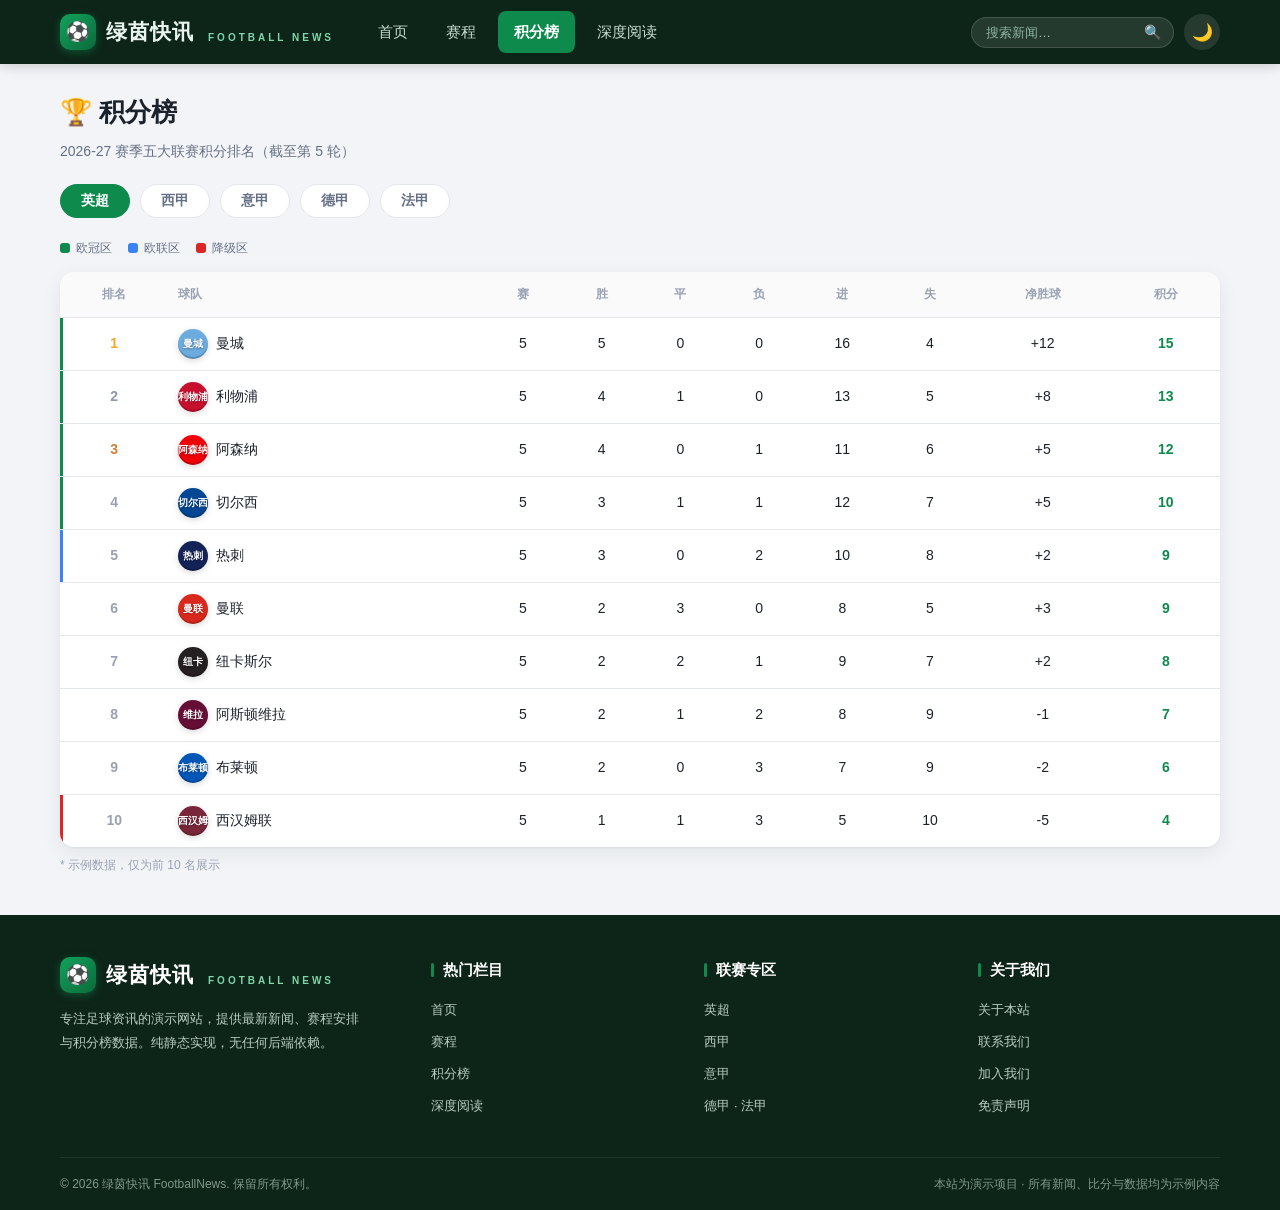
<file: standings.html>
<!DOCTYPE html>
<html lang="zh-CN">
<head>
  <meta charset="UTF-8">
  <meta name="viewport" content="width=device-width, initial-scale=1.0">
  <meta name="description" content="绿茵快讯积分榜：英超、西甲、意甲、德甲、法甲最新积分排名">
  <title>积分榜 - 绿茵快讯</title>
  <link rel="icon" href="data:image/svg+xml,<svg xmlns='http://www.w3.org/2000/svg' viewBox='0 0 100 100'><text y='.9em' font-size='90'>⚽</text></svg>">
  <link rel="stylesheet" href="css/style.css">
</head>
<body data-page="standings">

  <!-- ===== 顶部导航 ===== -->
  <header class="site-header">
    <div class="container header-inner">
      <a class="logo" href="index.html">
        <span class="logo-badge">⚽</span>绿茵快讯<small>FOOTBALL NEWS</small>
      </a>
      <nav class="main-nav">
        <a href="index.html">首页</a>
        <a href="matches.html">赛程</a>
        <a href="standings.html">积分榜</a>
        <a href="article.html">深度阅读</a>
      </nav>
      <div class="header-tools">
        <form class="search" id="search-form">
          <input type="text" placeholder="搜索新闻…" aria-label="搜索新闻">
          <button type="submit" aria-label="搜索">🔍</button>
        </form>
        <button class="theme-toggle" id="theme-toggle" aria-label="切换深色模式">
          <span class="icon-moon">🌙</span><span class="icon-sun">☀️</span>
        </button>
      </div>
    </div>
  </header>

  <main class="container">
    <div class="page-head">
      <h1>🏆 积分榜</h1>
      <p class="sub">2026-27 赛季五大联赛积分排名（截至第 5 轮）</p>
    </div>

    <!-- 联赛切换 Tab -->
    <div class="tabs" data-tabs>
      <button class="active" data-tab="epl">英超</button>
      <button data-tab="laliga">西甲</button>
      <button data-tab="seriea">意甲</button>
      <button data-tab="bundes">德甲</button>
      <button data-tab="ligue1">法甲</button>
    </div>

    <div class="legend">
      <span><i class="i-cl"></i>欧冠区</span>
      <span><i class="i-el"></i>欧联区</span>
      <span><i class="i-rel"></i>降级区</span>
    </div>

    <!-- 英超 -->
    <div class="tab-panel active" data-panel="epl">
      <div class="table-wrap">
        <table class="standings">
          <thead>
            <tr><th>排名</th><th>球队</th><th>赛</th><th>胜</th><th>平</th><th>负</th><th>进</th><th>失</th><th>净胜球</th><th>积分</th></tr>
          </thead>
          <tbody>
            <tr class="row-cl"><td class="rank">1</td><td class="team-cell"><span class="badge sm" style="background:#6cabdd">曼城</span>曼城</td><td>5</td><td>5</td><td>0</td><td>0</td><td>16</td><td>4</td><td>+12</td><td class="pts">15</td></tr>
            <tr class="row-cl"><td class="rank">2</td><td class="team-cell"><span class="badge sm" style="background:#c8102e">利物浦</span>利物浦</td><td>5</td><td>4</td><td>1</td><td>0</td><td>13</td><td>5</td><td>+8</td><td class="pts">13</td></tr>
            <tr class="row-cl"><td class="rank">3</td><td class="team-cell"><span class="badge sm" style="background:#ef0107">阿森纳</span>阿森纳</td><td>5</td><td>4</td><td>0</td><td>1</td><td>11</td><td>6</td><td>+5</td><td class="pts">12</td></tr>
            <tr class="row-cl"><td class="rank">4</td><td class="team-cell"><span class="badge sm" style="background:#034694">切尔西</span>切尔西</td><td>5</td><td>3</td><td>1</td><td>1</td><td>12</td><td>7</td><td>+5</td><td class="pts">10</td></tr>
            <tr class="row-el"><td class="rank">5</td><td class="team-cell"><span class="badge sm" style="background:#132257">热刺</span>热刺</td><td>5</td><td>3</td><td>0</td><td>2</td><td>10</td><td>8</td><td>+2</td><td class="pts">9</td></tr>
            <tr><td class="rank">6</td><td class="team-cell"><span class="badge sm" style="background:#da291c">曼联</span>曼联</td><td>5</td><td>2</td><td>3</td><td>0</td><td>8</td><td>5</td><td>+3</td><td class="pts">9</td></tr>
            <tr><td class="rank">7</td><td class="team-cell"><span class="badge sm" style="background:#241f20">纽卡</span>纽卡斯尔</td><td>5</td><td>2</td><td>2</td><td>1</td><td>9</td><td>7</td><td>+2</td><td class="pts">8</td></tr>
            <tr><td class="rank">8</td><td class="team-cell"><span class="badge sm" style="background:#670e36">维拉</span>阿斯顿维拉</td><td>5</td><td>2</td><td>1</td><td>2</td><td>8</td><td>9</td><td>-1</td><td class="pts">7</td></tr>
            <tr><td class="rank">9</td><td class="team-cell"><span class="badge sm" style="background:#0057b8">布莱顿</span>布莱顿</td><td>5</td><td>2</td><td>0</td><td>3</td><td>7</td><td>9</td><td>-2</td><td class="pts">6</td></tr>
            <tr class="row-rel"><td class="rank">10</td><td class="team-cell"><span class="badge sm" style="background:#7a263a">西汉姆</span>西汉姆联</td><td>5</td><td>1</td><td>1</td><td>3</td><td>5</td><td>10</td><td>-5</td><td class="pts">4</td></tr>
          </tbody>
        </table>
      </div>
      <p class="panel-note">* 示例数据，仅为前 10 名展示</p>
    </div>

    <!-- 西甲 -->
    <div class="tab-panel" data-panel="laliga">
      <div class="table-wrap">
        <table class="standings">
          <thead>
            <tr><th>排名</th><th>球队</th><th>赛</th><th>胜</th><th>平</th><th>负</th><th>进</th><th>失</th><th>净胜球</th><th>积分</th></tr>
          </thead>
          <tbody>
            <tr class="row-cl"><td class="rank">1</td><td class="team-cell"><span class="badge sm light-text" style="background:#febe10">皇马</span>皇家马德里</td><td>5</td><td>4</td><td>1</td><td>0</td><td>13</td><td>4</td><td>+9</td><td class="pts">13</td></tr>
            <tr class="row-cl"><td class="rank">2</td><td class="team-cell"><span class="badge sm" style="background:#a50044">巴萨</span>巴塞罗那</td><td>5</td><td>4</td><td>0</td><td>1</td><td>14</td><td>6</td><td>+8</td><td class="pts">12</td></tr>
            <tr class="row-cl"><td class="rank">3</td><td class="team-cell"><span class="badge sm" style="background:#cb3524">马竞</span>马德里竞技</td><td>5</td><td>3</td><td>1</td><td>1</td><td>9</td><td>5</td><td>+4</td><td class="pts">10</td></tr>
            <tr class="row-cl"><td class="rank">4</td><td class="team-cell"><span class="badge sm" style="background:#f43333">塞维</span>塞维利亚</td><td>5</td><td>2</td><td>2</td><td>1</td><td>7</td><td>6</td><td>+1</td><td class="pts">8</td></tr>
            <tr class="row-el"><td class="rank">5</td><td class="team-cell"><span class="badge sm light-text" style="background:#ffe667">潜艇</span>比利亚雷亚尔</td><td>5</td><td>2</td><td>1</td><td>2</td><td>8</td><td>8</td><td>0</td><td class="pts">7</td></tr>
            <tr class="row-el"><td class="rank">6</td><td class="team-cell"><span class="badge sm" style="background:#0067b1">皇社</span>皇家社会</td><td>5</td><td>2</td><td>1</td><td>2</td><td>6</td><td>6</td><td>0</td><td class="pts">7</td></tr>
            <tr><td class="rank">7</td><td class="team-cell"><span class="badge sm" style="background:#ee2523">毕尔巴鄂</span>毕尔巴鄂竞技</td><td>5</td><td>2</td><td>0</td><td>3</td><td>6</td><td>8</td><td>-2</td><td class="pts">6</td></tr>
            <tr class="row-rel"><td class="rank">8</td><td class="team-cell"><span class="badge sm" style="background:#00954c">贝蒂斯</span>皇家贝蒂斯</td><td>5</td><td>1</td><td>2</td><td>2</td><td>5</td><td>7</td><td>-2</td><td class="pts">5</td></tr>
          </tbody>
        </table>
      </div>
      <p class="panel-note">* 示例数据，仅为前 8 名展示</p>
    </div>

    <!-- 意甲 -->
    <div class="tab-panel" data-panel="seriea">
      <div class="table-wrap">
        <table class="standings">
          <thead>
            <tr><th>排名</th><th>球队</th><th>赛</th><th>胜</th><th>平</th><th>负</th><th>进</th><th>失</th><th>净胜球</th><th>积分</th></tr>
          </thead>
          <tbody>
            <tr class="row-cl"><td class="rank">1</td><td class="team-cell"><span class="badge sm" style="background:#0068a8">国米</span>国际米兰</td><td>5</td><td>4</td><td>1</td><td>0</td><td>12</td><td>3</td><td>+9</td><td class="pts">13</td></tr>
            <tr class="row-cl"><td class="rank">2</td><td class="team-cell"><span class="badge sm" style="background:#12a0d7">那不勒斯</span>那不勒斯</td><td>5</td><td>4</td><td>0</td><td>1</td><td>11</td><td>5</td><td>+6</td><td class="pts">12</td></tr>
            <tr class="row-cl"><td class="rank">3</td><td class="team-cell"><span class="badge sm" style="background:#000000">尤文</span>尤文图斯</td><td>5</td><td>3</td><td>1</td><td>1</td><td>8</td><td>4</td><td>+4</td><td class="pts">10</td></tr>
            <tr class="row-cl"><td class="rank">4</td><td class="team-cell"><span class="badge sm" style="background:#fb090b">AC米兰</span>AC米兰</td><td>5</td><td>3</td><td>1</td><td>1</td><td>10</td><td>6</td><td>+4</td><td class="pts">10</td></tr>
            <tr class="row-el"><td class="rank">5</td><td class="team-cell"><span class="badge sm" style="background:#1e71b8">亚特兰大</span>亚特兰大</td><td>5</td><td>2</td><td>2</td><td>1</td><td>9</td><td>6</td><td>+3</td><td class="pts">8</td></tr>
            <tr class="row-el"><td class="rank">6</td><td class="team-cell"><span class="badge sm" style="background:#8e1f2f">罗马</span>罗马</td><td>5</td><td>2</td><td>1</td><td>2</td><td>7</td><td>7</td><td>0</td><td class="pts">7</td></tr>
            <tr><td class="rank">7</td><td class="team-cell"><span class="badge sm" style="background:#87d8f7">拉齐奥</span>拉齐奥</td><td>5</td><td>2</td><td>1</td><td>2</td><td>6</td><td>6</td><td>0</td><td class="pts">7</td></tr>
            <tr class="row-rel"><td class="rank">8</td><td class="team-cell"><span class="badge sm" style="background:#482e92">紫百合</span>佛罗伦萨</td><td>5</td><td>1</td><td>2</td><td>2</td><td>5</td><td>8</td><td>-3</td><td class="pts">5</td></tr>
          </tbody>
        </table>
      </div>
      <p class="panel-note">* 示例数据，仅为前 8 名展示</p>
    </div>

    <!-- 德甲 -->
    <div class="tab-panel" data-panel="bundes">
      <div class="table-wrap">
        <table class="standings">
          <thead>
            <tr><th>排名</th><th>球队</th><th>赛</th><th>胜</th><th>平</th><th>负</th><th>进</th><th>失</th><th>净胜球</th><th>积分</th></tr>
          </thead>
          <tbody>
            <tr class="row-cl"><td class="rank">1</td><td class="team-cell"><span class="badge sm" style="background:#dc052d">拜仁</span>拜仁慕尼黑</td><td>5</td><td>5</td><td>0</td><td>0</td><td>18</td><td>4</td><td>+14</td><td class="pts">15</td></tr>
            <tr class="row-cl"><td class="rank">2</td><td class="team-cell"><span class="badge sm" style="background:#e32221">药厂</span>勒沃库森</td><td>5</td><td>3</td><td>2</td><td>0</td><td>12</td><td>5</td><td>+7</td><td class="pts">11</td></tr>
            <tr class="row-cl"><td class="rank">3</td><td class="team-cell"><span class="badge sm light-text" style="background:#fde100">多特</span>多特蒙德</td><td>5</td><td>3</td><td>1</td><td>1</td><td>12</td><td>7</td><td>+5</td><td class="pts">10</td></tr>
            <tr class="row-cl"><td class="rank">4</td><td class="team-cell"><span class="badge sm" style="background:#dd0741">莱比锡</span>RB莱比锡</td><td>5</td><td>3</td><td>0</td><td>2</td><td>10</td><td>8</td><td>+2</td><td class="pts">9</td></tr>
            <tr class="row-el"><td class="rank">5</td><td class="team-cell"><span class="badge sm" style="background:#e32219">斯图加特</span>斯图加特</td><td>5</td><td>2</td><td>1</td><td>2</td><td>8</td><td>9</td><td>-1</td><td class="pts">7</td></tr>
            <tr class="row-el"><td class="rank">6</td><td class="team-cell"><span class="badge sm" style="background:#e1000f">法兰克福</span>法兰克福</td><td>5</td><td>2</td><td>1</td><td>2</td><td>7</td><td>8</td><td>-1</td><td class="pts">7</td></tr>
          </tbody>
        </table>
      </div>
      <p class="panel-note">* 示例数据，仅为前 6 名展示</p>
    </div>

    <!-- 法甲 -->
    <div class="tab-panel" data-panel="ligue1">
      <div class="table-wrap">
        <table class="standings">
          <thead>
            <tr><th>排名</th><th>球队</th><th>赛</th><th>胜</th><th>平</th><th>负</th><th>进</th><th>失</th><th>净胜球</th><th>积分</th></tr>
          </thead>
          <tbody>
            <tr class="row-cl"><td class="rank">1</td><td class="team-cell"><span class="badge sm" style="background:#004170">巴黎</span>巴黎圣日耳曼</td><td>5</td><td>4</td><td>1</td><td>0</td><td>14</td><td>4</td><td>+10</td><td class="pts">13</td></tr>
            <tr class="row-cl"><td class="rank">2</td><td class="team-cell"><span class="badge sm" style="background:#2faee0">马赛</span>马赛</td><td>5</td><td>3</td><td>1</td><td>1</td><td>10</td><td>6</td><td>+4</td><td class="pts">10</td></tr>
            <tr class="row-cl"><td class="rank">3</td><td class="team-cell"><span class="badge sm" style="background:#e63312">摩纳哥</span>摩纳哥</td><td>5</td><td>3</td><td>1</td><td>1</td><td>9</td><td>6</td><td>+3</td><td class="pts">10</td></tr>
            <tr class="row-el"><td class="rank">4</td><td class="team-cell"><span class="badge sm" style="background:#da001a">里昂</span>里昂</td><td>5</td><td>2</td><td>2</td><td>1</td><td>8</td><td>6</td><td>+2</td><td class="pts">8</td></tr>
            <tr class="row-el"><td class="rank">5</td><td class="team-cell"><span class="badge sm" style="background:#e01e13">里尔</span>里尔</td><td>5</td><td>2</td><td>1</td><td>2</td><td>7</td><td>7</td><td>0</td><td class="pts">7</td></tr>
            <tr class="row-rel"><td class="rank">6</td><td class="team-cell"><span class="badge sm" style="background:#cc0000">尼斯</span>尼斯</td><td>5</td><td>2</td><td>0</td><td>3</td><td>6</td><td>9</td><td>-3</td><td class="pts">6</td></tr>
          </tbody>
        </table>
      </div>
      <p class="panel-note">* 示例数据，仅为前 6 名展示</p>
    </div>
  </main>

  <!-- ===== 页脚 ===== -->
  <footer class="site-footer">
    <div class="container">
      <div class="footer-top">
        <div class="footer-brand">
          <a class="logo" href="index.html"><span class="logo-badge">⚽</span>绿茵快讯<small>FOOTBALL NEWS</small></a>
          <p>专注足球资讯的演示网站，提供最新新闻、赛程安排与积分榜数据。纯静态实现，无任何后端依赖。</p>
        </div>
        <div>
          <h4>热门栏目</h4>
          <ul>
            <li><a href="index.html">首页</a></li>
            <li><a href="matches.html">赛程</a></li>
            <li><a href="standings.html">积分榜</a></li>
            <li><a href="article.html">深度阅读</a></li>
          </ul>
        </div>
        <div>
          <h4>联赛专区</h4>
          <ul>
            <li><a href="standings.html">英超</a></li>
            <li><a href="standings.html">西甲</a></li>
            <li><a href="standings.html">意甲</a></li>
            <li><a href="standings.html">德甲 · 法甲</a></li>
          </ul>
        </div>
        <div>
          <h4>关于我们</h4>
          <ul>
            <li><a href="#">关于本站</a></li>
            <li><a href="#">联系我们</a></li>
            <li><a href="#">加入我们</a></li>
            <li><a href="#">免责声明</a></li>
          </ul>
        </div>
      </div>
      <div class="footer-bottom">
        <span>© 2026 绿茵快讯 FootballNews. 保留所有权利。</span>
        <span>本站为演示项目 · 所有新闻、比分与数据均为示例内容</span>
      </div>
    </div>
  </footer>

  <button class="back-top" id="back-top" aria-label="返回顶部">↑</button>
  <div class="toast" id="toast"></div>

  <script src="js/main.js"></script>
</body>
</html>
</file>
<file: css/style.css>
/* ============================================================
   绿茵快讯 · 足球资讯门户
   全局样式表（纯 CSS，无外部依赖）
   ============================================================ */

/* ---------- 1. 主题变量 ---------- */
:root {
  /* 亮色主题的全局颜色变量；组件尽量通过变量取色，便于统一换肤。 */
  --bg: #f2f4f7;
  --card: #ffffff;
  --text: #1b222c;
  --text-2: #667085;
  --text-3: #98a2b3;
  --primary: #0f8a4d;
  --primary-dark: #0b6b3c;
  --accent: #ff4d2e;
  --gold: #f5a623;
  --border: #e4e7ec;
  --header-bg: #0d2418;
  --header-text: #e9f4ee;
  --shadow: 0 1px 2px rgba(16, 24, 40, .05), 0 6px 20px rgba(16, 24, 40, .07);
  --radius: 14px;
}

/* 深色模式：由 js/main.js 切换 html[data-theme] 实现 */
html[data-theme="dark"] {
  /* JS 切换 html 的 data-theme 属性后，以下变量会覆盖亮色主题。 */
  --bg: #0e1319;
  --card: #161d26;
  --text: #e7edf3;
  --text-2: #9aa7b5;
  --text-3: #6b7a8a;
  --border: #242e3b;
  --header-bg: #09160f;
  --shadow: 0 1px 2px rgba(0, 0, 0, .3), 0 6px 20px rgba(0, 0, 0, .35);
}

/* ---------- 2. 基础重置 ---------- */
/* 统一盒模型和默认间距，减少不同浏览器默认样式带来的布局差异。 */
* { margin: 0; padding: 0; box-sizing: border-box; }

html { scroll-behavior: smooth; }

body {
  font-family: -apple-system, BlinkMacSystemFont, "PingFang SC", "Hiragino Sans GB",
    "Microsoft YaHei", "Segoe UI", sans-serif;
  background: var(--bg);
  color: var(--text);
  line-height: 1.7;
  -webkit-font-smoothing: antialiased;
  transition: background .3s, color .3s;
}

img { max-width: 100%; display: block; }
a { color: inherit; text-decoration: none; }
ul, ol { list-style: none; }
button { font-family: inherit; cursor: pointer; border: none; background: none; }
input { font-family: inherit; }

.container { max-width: 1200px; margin: 0 auto; padding: 0 20px; }

/* ---------- 3. 顶部导航 ---------- */
/* 顶部导航在桌面端横向排列，移动端规则见文件末尾的响应式区域。 */
.site-header {
  position: sticky;
  top: 0;
  z-index: 100;
  background: var(--header-bg);
  color: var(--header-text);
  box-shadow: 0 2px 12px rgba(0, 0, 0, .18);
}

.header-inner {
  display: flex;
  align-items: center;
  gap: 28px;
  height: 64px;
}

.logo {
  display: flex;
  align-items: center;
  gap: 10px;
  font-size: 21px;
  font-weight: 800;
  letter-spacing: 1px;
  white-space: nowrap;
}

.logo-badge {
  display: flex;
  align-items: center;
  justify-content: center;
  width: 36px;
  height: 36px;
  border-radius: 10px;
  background: linear-gradient(135deg, #12a15c, #0b6b3c);
  font-size: 19px;
  box-shadow: 0 2px 8px rgba(18, 161, 92, .4);
}

.logo small {
  font-size: 10px;
  font-weight: 600;
  letter-spacing: 3px;
  color: #7fd6a8;
  margin-left: 4px;
  align-self: flex-end;
  padding-bottom: 4px;
}

.main-nav { display: flex; gap: 6px; flex: 1; }

.main-nav a {
  padding: 8px 16px;
  border-radius: 8px;
  font-size: 15px;
  color: #c6dccf;
  transition: background .2s, color .2s;
}

.main-nav a:hover { background: rgba(255, 255, 255, .08); color: #fff; }

.main-nav a.active {
  background: var(--primary);
  color: #fff;
  font-weight: 600;
}

.header-tools { display: flex; align-items: center; gap: 10px; }

.search {
  display: flex;
  align-items: center;
  background: rgba(255, 255, 255, .1);
  border: 1px solid rgba(255, 255, 255, .14);
  border-radius: 999px;
  overflow: hidden;
  transition: background .2s;
}

.search:focus-within { background: rgba(255, 255, 255, .18); }

.search input {
  width: 160px;
  padding: 7px 14px;
  background: transparent;
  border: none;
  outline: none;
  color: #fff;
  font-size: 13px;
}

.search input::placeholder { color: #8fb3a0; }

.search button {
  padding: 0 12px;
  font-size: 14px;
  color: #c6dccf;
}

.theme-toggle {
  display: flex;
  align-items: center;
  justify-content: center;
  width: 36px;
  height: 36px;
  border-radius: 50%;
  background: rgba(255, 255, 255, .1);
  font-size: 17px;
  transition: background .2s, transform .2s;
}

.theme-toggle:hover { background: rgba(255, 255, 255, .2); transform: rotate(20deg); }

/* 图标切换：亮色显示月亮，深色显示太阳 */
html[data-theme="dark"] .icon-moon { display: none; }
html:not([data-theme="dark"]) .icon-sun { display: none; }

/* ---------- 4. 面包屑 ---------- */
.breadcrumb {
  display: flex;
  align-items: center;
  gap: 8px;
  padding: 18px 0 0;
  font-size: 13px;
  color: var(--text-3);
}

.breadcrumb a:hover { color: var(--primary); }
.breadcrumb .sep { color: var(--text-3); }
.breadcrumb .cur { color: var(--text-2); }

/* ---------- 5. 首页焦点区（轮播） ---------- */
.hero-grid {
  display: grid;
  grid-template-columns: 1.55fr 1fr;
  gap: 20px;
  padding: 24px 0 8px;
}

.hero-slider {
  position: relative;
  border-radius: var(--radius);
  overflow: hidden;
  box-shadow: var(--shadow);
  min-height: 380px;
}

.slide {
  position: absolute;
  inset: 0;
  display: flex;
  flex-direction: column;
  justify-content: flex-end;
  padding: 34px;
  opacity: 0;
  visibility: hidden;
  transition: opacity .6s ease, visibility .6s;
  color: #fff;
}

.slide.active { opacity: 1; visibility: visible; }

.slide::after {
  content: "";
  position: absolute;
  inset: 0;
  background: linear-gradient(180deg, rgba(0, 0, 0, .05) 30%, rgba(0, 0, 0, .72));
  z-index: 1;
}

.slide > * { position: relative; z-index: 2; }

.slide .slide-emoji {
  position: absolute;
  top: 26px;
  right: 30px;
  font-size: 92px;
  opacity: .9;
  filter: drop-shadow(0 6px 14px rgba(0, 0, 0, .35));
}

.slide-tag {
  align-self: flex-start;
  background: var(--accent);
  color: #fff;
  font-size: 12px;
  font-weight: 700;
  padding: 4px 12px;
  border-radius: 999px;
  margin-bottom: 14px;
}

.slide h2 {
  font-size: 28px;
  line-height: 1.4;
  margin-bottom: 10px;
  text-shadow: 0 2px 8px rgba(0, 0, 0, .3);
}

.slide p {
  font-size: 14px;
  color: rgba(255, 255, 255, .85);
  max-width: 520px;
  margin-bottom: 16px;
  display: -webkit-box;
  -webkit-line-clamp: 2;
  -webkit-box-orient: vertical;
  overflow: hidden;
}

.slide-meta {
  font-size: 12px;
  color: rgba(255, 255, 255, .7);
  margin-bottom: 18px;
}

.slide .btn-more {
  align-self: flex-start;
  padding: 9px 22px;
  border-radius: 999px;
  background: #fff;
  color: var(--primary-dark);
  font-size: 14px;
  font-weight: 700;
  transition: transform .2s, box-shadow .2s;
}

.slide .btn-more:hover { transform: translateY(-2px); box-shadow: 0 6px 16px rgba(0, 0, 0, .3); }

/* 三张轮播图的渐变背景 */
.slide-1 { background: linear-gradient(135deg, #0b6b3c, #16a05f 55%, #0d3b26); }
.slide-2 { background: linear-gradient(135deg, #1d4ed8, #3b82f6 55%, #172a5c); }
.slide-3 { background: linear-gradient(135deg, #c2410c, #f97316 55%, #7c2d12); }

.slider-dots {
  position: absolute;
  left: 34px;
  bottom: 18px;
  display: flex;
  gap: 8px;
  z-index: 3;
}

.slider-dots button {
  width: 8px;
  height: 8px;
  border-radius: 999px;
  background: rgba(255, 255, 255, .45);
  transition: width .25s, background .25s;
}

.slider-dots button.active { width: 24px; background: #fff; }

/* 焦点区右侧速览 */
.hero-side { display: flex; flex-direction: column; gap: 20px; }

.hero-side .side-card {
  flex: 1;
  display: flex;
  flex-direction: column;
  justify-content: space-between;
  padding: 22px 24px;
  border-radius: var(--radius);
  background: var(--card);
  box-shadow: var(--shadow);
  position: relative;
  overflow: hidden;
  transition: transform .2s, box-shadow .2s;
}

.hero-side .side-card:hover { transform: translateY(-3px); box-shadow: 0 10px 26px rgba(16, 24, 40, .12); }

.side-card .side-emoji {
  position: absolute;
  right: 18px;
  top: 16px;
  font-size: 44px;
  opacity: .16;
}

.side-card h3 {
  font-size: 16px;
  line-height: 1.55;
  margin-top: 8px;
}

.side-card .side-meta { font-size: 12px; color: var(--text-3); margin-top: 10px; }

/* ---------- 6. 标签（分类药丸） ---------- */
.tag {
  display: inline-block;
  font-size: 12px;
  font-weight: 600;
  padding: 2px 10px;
  border-radius: 5px;
  background: #e8f3ec;
  color: var(--primary-dark);
  white-space: nowrap;
}

.tag-blue   { background: #e8effd; color: #1d4ed8; }
.tag-red    { background: #fdeaea; color: #dc2626; }
.tag-orange { background: #fdf0e4; color: #c2410c; }
.tag-purple { background: #f1eafd; color: #7c3aed; }
.tag-yellow { background: #fdf6e0; color: #b45309; }
.tag-gray   { background: #eef1f4; color: #475467; }

html[data-theme="dark"] .tag       { background: #14301f; color: #6fd3a1; }
html[data-theme="dark"] .tag-blue  { background: #16264a; color: #93b4f5; }
html[data-theme="dark"] .tag-red   { background: #431a1a; color: #f79b9b; }
html[data-theme="dark"] .tag-orange{ background: #46220e; color: #f5b183; }
html[data-theme="dark"] .tag-purple{ background: #2d1a4d; color: #c0a3f0; }
html[data-theme="dark"] .tag-yellow{ background: #44340f; color: #eccd7d; }
html[data-theme="dark"] .tag-gray  { background: #232b36; color: #a8b4c2; }

/* ---------- 7. 区块标题 ---------- */
.section { padding: 26px 0 6px; }

.section-title {
  display: flex;
  align-items: center;
  justify-content: space-between;
  margin-bottom: 18px;
}

.section-title h2 {
  font-size: 20px;
  padding-left: 12px;
  border-left: 4px solid var(--primary);
  line-height: 1.3;
}

.section-title .more {
  font-size: 13px;
  color: var(--text-3);
  transition: color .2s;
}

.section-title .more:hover { color: var(--primary); }

/* ---------- 8. 快讯时间线 ---------- */
.ticker {
  background: var(--card);
  border-radius: var(--radius);
  box-shadow: var(--shadow);
  padding: 8px 26px;
  display: grid;
  grid-template-columns: 1fr 1fr;
  column-gap: 40px;
}

.ticker-item {
  display: flex;
  align-items: center;
  gap: 12px;
  padding: 12px 0;
  border-bottom: 1px dashed var(--border);
}

.ticker-item:nth-last-child(-n+2) { border-bottom: none; }

.ticker-time {
  font-size: 12px;
  color: var(--text-3);
  white-space: nowrap;
  font-variant-numeric: tabular-nums;
}

.ticker-title {
  font-size: 14px;
  flex: 1;
  white-space: nowrap;
  overflow: hidden;
  text-overflow: ellipsis;
  transition: color .2s;
}

.ticker-item:hover .ticker-title { color: var(--primary); }

.ticker-arrow { color: var(--text-3); font-size: 13px; }

/* ---------- 9. 新闻卡片网格 ---------- */
.news-grid {
  display: grid;
  grid-template-columns: repeat(4, 1fr);
  gap: 20px;
}

.news-card {
  background: var(--card);
  border-radius: var(--radius);
  box-shadow: var(--shadow);
  overflow: hidden;
  display: flex;
  flex-direction: column;
  transition: transform .2s, box-shadow .2s;
}

.news-card:hover { transform: translateY(-4px); box-shadow: 0 12px 28px rgba(16, 24, 40, .13); }

.news-card .card-body { padding: 16px 18px 18px; display: flex; flex-direction: column; flex: 1; }

.news-card h3 {
  font-size: 15px;
  line-height: 1.6;
  margin: 10px 0 8px;
  display: -webkit-box;
  -webkit-line-clamp: 2;
  -webkit-box-orient: vertical;
  overflow: hidden;
  transition: color .2s;
}

.news-card:hover h3 { color: var(--primary); }

.news-card .excerpt {
  font-size: 13px;
  color: var(--text-2);
  display: -webkit-box;
  -webkit-line-clamp: 2;
  -webkit-box-orient: vertical;
  overflow: hidden;
  flex: 1;
}

.card-meta {
  display: flex;
  align-items: center;
  gap: 12px;
  font-size: 12px;
  color: var(--text-3);
  margin-top: 12px;
}

/* 缩略图占位（渐变 + emoji，无需外部图片） */
.thumb {
  aspect-ratio: 16 / 9;
  display: flex;
  align-items: center;
  justify-content: center;
  font-size: 52px;
  color: #fff;
  position: relative;
}

.thumb.g-green  { background: linear-gradient(135deg, #0b6b3c, #1aa05e); }
.thumb.g-blue   { background: linear-gradient(135deg, #1d4ed8, #4f8df9); }
.thumb.g-orange { background: linear-gradient(135deg, #c2410c, #fb8b45); }
.thumb.g-purple { background: linear-gradient(135deg, #6d28d9, #a06bf5); }
.thumb.g-navy   { background: linear-gradient(135deg, #0f3a5c, #2a7bb0); }

.thumb::after {
  content: "";
  position: absolute;
  inset: 0;
  background: radial-gradient(circle at 78% 22%, rgba(255, 255, 255, .18), transparent 45%);
}

/* ---------- 10. 热门比赛卡片 ---------- */
.match-strip {
  display: grid;
  grid-template-columns: repeat(4, 1fr);
  gap: 20px;
}

.match-strip .match-card { cursor: default; }

.match-card {
  background: var(--card);
  border-radius: var(--radius);
  box-shadow: var(--shadow);
  padding: 18px;
  display: flex;
  flex-direction: column;
  gap: 12px;
  transition: transform .2s, box-shadow .2s;
}

.match-card:hover { transform: translateY(-3px); box-shadow: 0 10px 24px rgba(16, 24, 40, .12); }

.match-top {
  display: flex;
  align-items: center;
  justify-content: space-between;
  font-size: 12px;
  color: var(--text-3);
}

.match-teams {
  display: flex;
  align-items: center;
  justify-content: space-between;
  gap: 8px;
}

.match-team {
  display: flex;
  flex-direction: column;
  align-items: center;
  gap: 6px;
  font-size: 13px;
  width: 76px;
  text-align: center;
}

.match-center { text-align: center; }

.match-center .score {
  font-size: 22px;
  font-weight: 800;
  font-variant-numeric: tabular-nums;
  letter-spacing: 2px;
}

.match-center .vs { font-size: 14px; color: var(--text-3); }
.match-center .time { font-size: 12px; color: var(--text-3); }

.match-status {
  display: flex;
  align-items: center;
  justify-content: center;
  gap: 6px;
  font-size: 12px;
}

.status-chip {
  padding: 2px 10px;
  border-radius: 999px;
  background: #eef1f4;
  color: var(--text-2);
  font-weight: 600;
}

.status-live {
  background: var(--accent);
  color: #fff;
  animation: pulse 1.4s ease infinite;
}

@keyframes pulse {
  0%, 100% { box-shadow: 0 0 0 0 rgba(255, 77, 46, .45); }
  50% { box-shadow: 0 0 0 6px rgba(255, 77, 46, 0); }
}

/* 球队圆形徽标（队色 + 简称） */
.badge {
  display: flex;
  align-items: center;
  justify-content: center;
  width: 42px;
  height: 42px;
  border-radius: 50%;
  font-size: 12px;
  font-weight: 700;
  color: #fff;
  text-shadow: 0 1px 2px rgba(0, 0, 0, .35);
  box-shadow: inset 0 -2px 0 rgba(0, 0, 0, .18), 0 2px 6px rgba(0, 0, 0, .15);
  flex-shrink: 0;
}

.badge.light-text { color: #1f2937; text-shadow: none; }

.badge.sm { width: 30px; height: 30px; font-size: 10px; }
.badge.lg { width: 54px; height: 54px; font-size: 14px; }

/* ---------- 11. 视频卡片 ---------- */
.video-grid {
  display: grid;
  grid-template-columns: repeat(4, 1fr);
  gap: 20px;
}

.video-card { cursor: pointer; }

.video-card .video-thumb { position: relative; }

.video-card .video-thumb .play {
  position: absolute;
  top: 50%;
  left: 50%;
  transform: translate(-50%, -50%);
  width: 46px;
  height: 46px;
  border-radius: 50%;
  background: rgba(0, 0, 0, .45);
  backdrop-filter: blur(2px);
  color: #fff;
  font-size: 16px;
  display: flex;
  align-items: center;
  justify-content: center;
  transition: background .2s, transform .2s;
}

.video-card:hover .play { background: var(--accent); transform: translate(-50%, -50%) scale(1.08); }

.video-card .duration {
  position: absolute;
  right: 10px;
  bottom: 10px;
  background: rgba(0, 0, 0, .6);
  color: #fff;
  font-size: 11px;
  padding: 1px 8px;
  border-radius: 4px;
  font-variant-numeric: tabular-nums;
}

/* ---------- 12. 两栏布局与侧栏 ---------- */
.two-col {
  display: grid;
  grid-template-columns: 1fr 320px;
  gap: 24px;
  padding: 10px 0 30px;
  align-items: start;
}

.main-col, .side-col { display: flex; flex-direction: column; gap: 24px; }

.list-card {
  background: var(--card);
  border-radius: var(--radius);
  box-shadow: var(--shadow);
  padding: 22px 24px;
}

.list-card .list-head {
  display: flex;
  align-items: center;
  justify-content: space-between;
  margin-bottom: 14px;
}

.list-card .list-head h3 {
  font-size: 16px;
  padding-left: 10px;
  border-left: 3px solid var(--primary);
  line-height: 1.3;
}

.deep-item {
  display: flex;
  gap: 14px;
  padding: 14px 0;
  border-bottom: 1px dashed var(--border);
}

.deep-item:last-child { border-bottom: none; }

.deep-item .deep-thumb {
  width: 128px;
  aspect-ratio: 16 / 9;
  border-radius: 10px;
  flex-shrink: 0;
  display: flex;
  align-items: center;
  justify-content: center;
  font-size: 30px;
  color: #fff;
}

.deep-item h4 {
  font-size: 15px;
  line-height: 1.55;
  margin: 4px 0 6px;
  transition: color .2s;
}

.deep-item:hover h4 { color: var(--primary); }

.deep-item p {
  font-size: 13px;
  color: var(--text-2);
  display: -webkit-box;
  -webkit-line-clamp: 2;
  -webkit-box-orient: vertical;
  overflow: hidden;
}

/* 积分榜快照 */
.mini-table { width: 100%; border-collapse: collapse; font-size: 13px; }

.mini-table th {
  text-align: left;
  font-weight: 600;
  color: var(--text-3);
  font-size: 12px;
  padding: 6px 8px;
  border-bottom: 1px solid var(--border);
}

.mini-table td { padding: 8px; border-bottom: 1px solid var(--border); }

.mini-table tr:last-child td { border-bottom: none; }

.mini-table .pts { font-weight: 800; color: var(--primary); text-align: right; }

.team-cell { display: flex; align-items: center; gap: 8px; }

/* 射手榜 */
.scorer-item {
  display: flex;
  align-items: center;
  gap: 12px;
  padding: 10px 0;
  border-bottom: 1px dashed var(--border);
}

.scorer-item:last-child { border-bottom: none; }

.scorer-rank {
  width: 22px;
  height: 22px;
  border-radius: 50%;
  background: #eef1f4;
  color: var(--text-2);
  font-size: 12px;
  font-weight: 700;
  display: flex;
  align-items: center;
  justify-content: center;
  flex-shrink: 0;
}

.scorer-item:nth-child(1) .scorer-rank { background: #f7c948; color: #7c5800; }
.scorer-item:nth-child(2) .scorer-rank { background: #c8d3dd; color: #45525f; }
.scorer-item:nth-child(3) .scorer-rank { background: #e8a87c; color: #7c3f1c; }

.scorer-info { flex: 1; }
.scorer-name { font-size: 14px; font-weight: 600; }
.scorer-team { font-size: 12px; color: var(--text-3); }
.scorer-goals { font-size: 16px; font-weight: 800; color: var(--accent); }

/* 热门排行 */
.rank-item {
  display: flex;
  gap: 12px;
  padding: 10px 0;
  border-bottom: 1px dashed var(--border);
  font-size: 14px;
}

.rank-item:last-child { border-bottom: none; }

.rank-num {
  font-size: 15px;
  font-weight: 800;
  font-style: italic;
  color: var(--text-3);
  min-width: 20px;
}

.rank-item:nth-child(-n+3) .rank-num { color: var(--accent); }

.rank-item a {
  flex: 1;
  display: -webkit-box;
  -webkit-line-clamp: 1;
  -webkit-box-orient: vertical;
  overflow: hidden;
  transition: color .2s;
}

.rank-item a:hover { color: var(--primary); }

/* 广告位占位 */
.ad-placeholder {
  border-radius: var(--radius);
  background: linear-gradient(135deg, #eef1f4, #dfe4ea);
  color: var(--text-3);
  display: flex;
  flex-direction: column;
  align-items: center;
  justify-content: center;
  gap: 4px;
  padding: 40px 16px;
  font-size: 13px;
  border: 1px dashed var(--border);
}

html[data-theme="dark"] .ad-placeholder { background: linear-gradient(135deg, #1a222e, #232c38); }

/* ---------- 13. 通用页面头部 ---------- */
.page-head { padding: 26px 0 6px; }

.page-head h1 { font-size: 26px; margin-bottom: 6px; }

.page-head .sub { font-size: 14px; color: var(--text-2); }

/* ---------- 14. Tab 切换 ---------- */
/* Tab 面板默认隐藏，JS 为当前面板添加 active 类后显示。 */
.tabs {
  display: flex;
  gap: 10px;
  flex-wrap: wrap;
  margin: 14px 0 20px;
}

.tabs button {
  padding: 7px 20px;
  border-radius: 999px;
  background: var(--card);
  border: 1px solid var(--border);
  color: var(--text-2);
  font-size: 14px;
  font-weight: 600;
  transition: all .2s;
}

.tabs button:hover { border-color: var(--primary); color: var(--primary); }

.tabs button.active {
  background: var(--primary);
  border-color: var(--primary);
  color: #fff;
}

.tab-panel { display: none; }
.tab-panel.active { display: block; animation: fadeIn .35s ease; }

@keyframes fadeIn {
  from { opacity: 0; transform: translateY(8px); }
  to { opacity: 1; transform: none; }
}

/* ---------- 15. 赛程页 ---------- */
/* 赛程卡片按联赛分组展示，比赛状态和比分使用强调色突出。 */
.match-list { display: flex; flex-direction: column; gap: 14px; }

.match-row {
  display: grid;
  grid-template-columns: 110px 1fr auto 1fr 100px;
  align-items: center;
  gap: 12px;
  background: var(--card);
  border-radius: var(--radius);
  box-shadow: var(--shadow);
  padding: 16px 22px;
  transition: transform .2s;
}

.match-row:hover { transform: translateY(-2px); }

.match-row .m-league { font-size: 13px; color: var(--text-2); }
.match-row .m-time { font-size: 12px; color: var(--text-3); font-variant-numeric: tabular-nums; }

.m-home, .m-away {
  display: flex;
  align-items: center;
  gap: 12px;
  font-size: 15px;
  font-weight: 600;
}

.m-away { justify-content: flex-end; text-align: right; }

.m-score-box { text-align: center; }

.m-score {
  font-size: 24px;
  font-weight: 800;
  font-variant-numeric: tabular-nums;
}

.m-live-mark {
  color: var(--accent);
  font-size: 12px;
  font-weight: 700;
  animation: pulse 1.4s ease infinite;
  border-radius: 999px;
  padding: 1px 10px;
  background: rgba(255, 77, 46, .12);
  display: inline-block;
}

.m-status { text-align: center; }

.panel-note {
  font-size: 12px;
  color: var(--text-3);
  margin-top: 8px;
}

/* ---------- 16. 积分榜页 ---------- */
/* 左侧色条用于区分欧冠、欧联和降级等名次区域。 */
.legend {
  display: flex;
  gap: 16px;
  flex-wrap: wrap;
  font-size: 12px;
  color: var(--text-2);
  margin-bottom: 14px;
}

.legend span { display: flex; align-items: center; gap: 6px; }
.legend i { width: 10px; height: 10px; border-radius: 3px; display: inline-block; }
.legend .i-cl { background: #0f8a4d; }
.legend .i-el { background: #3b82f6; }
.legend .i-rel { background: #dc2626; }

.table-wrap {
  background: var(--card);
  border-radius: var(--radius);
  box-shadow: var(--shadow);
  overflow: hidden;
  overflow-x: auto;
}

.standings { width: 100%; border-collapse: collapse; font-size: 14px; min-width: 640px; }

.standings thead th {
  text-align: center;
  font-size: 12px;
  color: var(--text-3);
  font-weight: 600;
  padding: 12px 10px;
  border-bottom: 1px solid var(--border);
  background: rgba(0, 0, 0, .02);
}

.standings thead th:nth-child(2) { text-align: left; }
.standings tbody td { padding: 11px 10px; text-align: center; border-bottom: 1px solid var(--border); font-variant-numeric: tabular-nums; }
.standings tbody td:nth-child(2) { text-align: left; }
.standings tbody tr:last-child td { border-bottom: none; }

.standings tbody tr:hover { background: rgba(15, 138, 77, .05); }

.standings .row-cl { box-shadow: inset 3px 0 0 #0f8a4d; }
.standings .row-el { box-shadow: inset 3px 0 0 #3b82f6; }
.standings .row-rel { box-shadow: inset 3px 0 0 #dc2626; }

.standings .rank { font-weight: 800; color: var(--text-3); }
.standings tr:nth-child(1) .rank { color: #f5a623; }
.standings tr:nth-child(2) .rank { color: #8899a8; }
.standings tr:nth-child(3) .rank { color: #cd7f32; }

.standings .pts { font-weight: 800; color: var(--primary); }

/* ---------- 17. 文章详情页 ---------- */
.article-layout {
  display: grid;
  grid-template-columns: minmax(0, 1fr) 320px;
  gap: 24px;
  padding: 18px 0 30px;
  align-items: start;
}

.article-main {
  background: var(--card);
  border-radius: var(--radius);
  box-shadow: var(--shadow);
  padding: 34px 40px;
}

.article-category { display: flex; gap: 8px; margin-bottom: 16px; }

.article-main h1 {
  font-size: 28px;
  line-height: 1.45;
  margin-bottom: 16px;
}

.article-meta {
  display: flex;
  align-items: center;
  gap: 18px;
  font-size: 13px;
  color: var(--text-3);
  padding-bottom: 18px;
  border-bottom: 1px solid var(--border);
  flex-wrap: wrap;
}

.article-meta .author { display: flex; align-items: center; gap: 8px; color: var(--text-2); }

.article-cover {
  aspect-ratio: 21 / 9;
  border-radius: 12px;
  margin: 22px 0;
  display: flex;
  align-items: center;
  justify-content: center;
  font-size: 84px;
  color: #fff;
  position: relative;
  overflow: hidden;
}

.article-cover::after {
  content: "";
  position: absolute;
  inset: 0;
  background: radial-gradient(circle at 82% 20%, rgba(255, 255, 255, .2), transparent 40%);
}

.article-body { font-size: 16px; line-height: 1.95; color: var(--text); }

.article-body p { margin-bottom: 18px; }

.article-body h2 {
  font-size: 20px;
  margin: 30px 0 14px;
  padding-left: 12px;
  border-left: 4px solid var(--primary);
}

.article-body blockquote {
  margin: 22px 0;
  padding: 16px 22px;
  background: rgba(15, 138, 77, .06);
  border-left: 3px solid var(--primary);
  border-radius: 0 10px 10px 0;
  color: var(--text-2);
  font-size: 15px;
}

.stats-box {
  display: grid;
  grid-template-columns: repeat(3, 1fr);
  gap: 14px;
  margin: 24px 0;
}

.stats-box .stat {
  background: var(--bg);
  border-radius: 10px;
  padding: 16px;
  text-align: center;
}

.stats-box .num { font-size: 24px; font-weight: 800; color: var(--primary); font-variant-numeric: tabular-nums; }
.stats-box .label { font-size: 12px; color: var(--text-3); margin-top: 2px; }

.article-tags { display: flex; gap: 8px; flex-wrap: wrap; margin-top: 26px; }

.share-row {
  display: flex;
  align-items: center;
  gap: 10px;
  margin-top: 22px;
  padding-top: 20px;
  border-top: 1px solid var(--border);
  font-size: 13px;
  color: var(--text-3);
}

.share-row button {
  width: 32px;
  height: 32px;
  border-radius: 50%;
  background: var(--bg);
  font-size: 14px;
  transition: background .2s, transform .2s;
}

.share-row button:hover { background: var(--primary); transform: translateY(-2px); }

.prev-next {
  display: grid;
  grid-template-columns: 1fr 1fr;
  gap: 14px;
  margin-top: 24px;
}

.prev-next a {
  background: var(--card);
  border-radius: var(--radius);
  box-shadow: var(--shadow);
  padding: 16px 20px;
  font-size: 13px;
  color: var(--text-2);
  transition: color .2s, transform .2s;
}

.prev-next a:hover { color: var(--primary); transform: translateY(-2px); }
.prev-next .pn-label { display: block; font-size: 12px; color: var(--text-3); margin-bottom: 6px; }

/* 评论 */
.comments { margin-top: 8px; }

.comment-item {
  display: flex;
  gap: 12px;
  padding: 16px 0;
  border-bottom: 1px dashed var(--border);
}

.comment-item .avatar {
  width: 38px;
  height: 38px;
  border-radius: 50%;
  flex-shrink: 0;
  display: flex;
  align-items: center;
  justify-content: center;
  color: #fff;
  font-size: 13px;
  font-weight: 700;
}

.comment-head { display: flex; align-items: center; gap: 10px; font-size: 13px; }
.comment-head .name { font-weight: 600; }
.comment-head .time { color: var(--text-3); font-size: 12px; }
.comment-body { font-size: 14px; color: var(--text-2); margin-top: 4px; }

.comment-form {
  margin-top: 18px;
  display: flex;
  gap: 10px;
}

.comment-form input {
  flex: 1;
  padding: 10px 16px;
  border-radius: 999px;
  border: 1px solid var(--border);
  background: var(--bg);
  color: var(--text);
  outline: none;
  font-size: 13px;
}

.comment-form input:focus { border-color: var(--primary); }

.comment-form button {
  padding: 10px 22px;
  border-radius: 999px;
  background: var(--primary);
  color: #fff;
  font-size: 13px;
  font-weight: 600;
  transition: background .2s;
}

.comment-form button:hover { background: var(--primary-dark); }

/* ---------- 18. 页脚 ---------- */
.site-footer {
  margin-top: 40px;
  background: var(--header-bg);
  color: #b9cdc2;
  font-size: 13px;
}

.footer-top {
  display: grid;
  grid-template-columns: 1.4fr 1fr 1fr 1fr;
  gap: 32px;
  padding: 42px 0 30px;
}

.footer-brand .logo { margin-bottom: 14px; color: #fff; }
.footer-brand p { line-height: 1.8; max-width: 300px; }

.footer-top h4 {
  color: #fff;
  font-size: 15px;
  margin-bottom: 16px;
  position: relative;
  padding-left: 12px;
}

.footer-top h4::before {
  content: "";
  position: absolute;
  left: 0;
  top: 50%;
  transform: translateY(-50%);
  width: 3px;
  height: 14px;
  background: var(--primary);
  border-radius: 2px;
}

.footer-top ul li { margin-bottom: 10px; }
.footer-top ul a { color: #b9cdc2; transition: color .2s; }
.footer-top ul a:hover { color: #7fd6a8; }

.footer-bottom {
  border-top: 1px solid rgba(255, 255, 255, .08);
  padding: 16px 0;
  display: flex;
  align-items: center;
  justify-content: space-between;
  gap: 10px;
  flex-wrap: wrap;
  color: #7d9a89;
  font-size: 12px;
}

/* ---------- 19. 返回顶部 / 提示 ---------- */
.back-top {
  position: fixed;
  right: 26px;
  bottom: 30px;
  width: 44px;
  height: 44px;
  border-radius: 50%;
  background: var(--primary);
  color: #fff;
  font-size: 18px;
  box-shadow: 0 6px 18px rgba(15, 138, 77, .4);
  opacity: 0;
  visibility: hidden;
  transform: translateY(10px);
  transition: all .3s;
  z-index: 90;
}

.back-top.show { opacity: 1; visibility: visible; transform: none; }
.back-top:hover { background: var(--primary-dark); }

.toast {
  position: fixed;
  left: 50%;
  bottom: 40px;
  transform: translateX(-50%) translateY(20px);
  background: rgba(20, 26, 32, .92);
  color: #fff;
  font-size: 13px;
  padding: 10px 22px;
  border-radius: 999px;
  opacity: 0;
  visibility: hidden;
  transition: all .3s;
  z-index: 120;
  pointer-events: none;
}

.toast.show { opacity: 1; visibility: visible; transform: translateX(-50%) translateY(0); }

/* ---------- 20. 响应式 ---------- */
/* 屏幕变窄时逐步压缩间距并改为单列布局，保证手机端可读性。 */
@media (max-width: 1024px) {
  .news-grid, .video-grid, .match-strip { grid-template-columns: repeat(2, 1fr); }
  .hero-grid { grid-template-columns: 1fr; }
  .hero-side { flex-direction: row; }
  .hero-side .side-card { flex: 1; }
  .two-col, .article-layout { grid-template-columns: 1fr; }
  .ticker { grid-template-columns: 1fr; }
  .footer-top { grid-template-columns: 1fr 1fr; }
  .match-row { grid-template-columns: 1fr auto 1fr; }
  .match-row .m-league, .match-row .m-status { grid-column: 1 / -1; text-align: center; }
}

@media (max-width: 720px) {
  .header-inner { flex-wrap: wrap; height: auto; padding: 10px 0; gap: 12px; }
  .main-nav { order: 3; width: 100%; justify-content: center; }
  .search input { width: 110px; }
  .hero-slider { min-height: 300px; }
  .slide { padding: 22px; }
  .slide h2 { font-size: 20px; }
  .slide .slide-emoji { font-size: 56px; }
  .hero-side { flex-direction: column; }
  .news-grid, .video-grid, .match-strip { grid-template-columns: 1fr; }
  .article-main { padding: 22px 20px; }
  .article-main h1 { font-size: 22px; }
  .prev-next { grid-template-columns: 1fr; }
  .deep-item .deep-thumb { width: 96px; }
  .footer-top { grid-template-columns: 1fr; }
}
</file>
